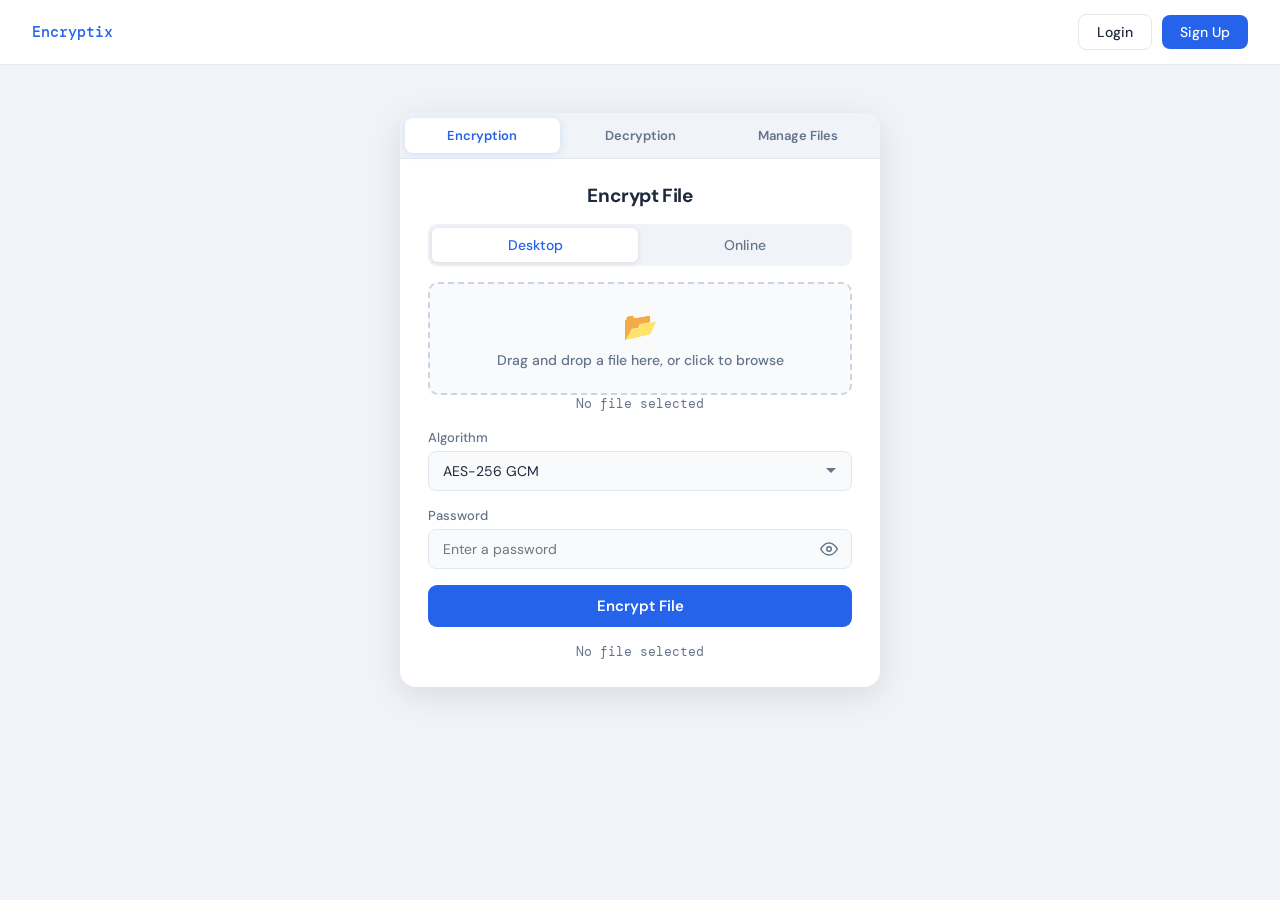
<file: crypto/crypto_client_frontend/index.html>
<!DOCTYPE html>
<html lang="en">
<head>
<meta charset="UTF-8">
<title>Encryptix</title>
<link href="https://fonts.googleapis.com/css2?family=DM+Sans:wght@400;500;600;700&family=DM+Mono:wght@400;500&display=swap" rel="stylesheet">
<style>
  *, *::before, *::after { box-sizing: border-box; margin: 0; padding: 0; }
  :root {
    --bg: #f0f4f8; --card: #fff; --primary: #2563eb; --primary-hover: #1d4ed8;
    --primary-light: #eff6ff; --border: #e2e8f0; --text: #1e293b; --muted: #64748b;
    --success: #16a34a; --danger: #dc2626; --input-bg: #f8fafc;
    --shadow: 0 8px 32px rgba(0,0,0,0.1);
    --dec: #7c3aed; --dec-hover: #6d28d9; --dec-light: #f5f3ff;
    --mgr: #0891b2; --mgr-light: #ecfeff;
  }
  body { font-family: 'DM Sans', sans-serif; background: var(--bg); min-height: 100vh; color: var(--text); }

  .topbar { display: flex; justify-content: space-between; align-items: center; padding: 14px 32px; background: #fff; border-bottom: 1px solid var(--border); position: sticky; top: 0; z-index: 10; }
  .topbar-logo { font-family: 'DM Mono', monospace; font-weight: 500; font-size: 15px; color: var(--primary); }
  .topbar-actions { display: flex; gap: 10px; align-items: center; }

  .btn { padding: 8px 18px; border-radius: 8px; font-family: inherit; font-size: 14px; font-weight: 500; cursor: pointer; transition: all 0.15s; border: none; }
  .btn-ghost { background: transparent; border: 1px solid var(--border); color: var(--text); }
  .btn-ghost:hover { background: var(--bg); }
  .btn-primary { background: var(--primary); color: #fff; }
  .btn-primary:hover { background: var(--primary-hover); }
  .btn-dec { background: var(--dec); color: #fff; }
  .btn-dec:hover { background: var(--dec-hover); }
  .btn-danger { background: var(--danger); color: #fff; }
  .btn-danger:hover { background: #b91c1c; }
  .btn-full { width: 100%; padding: 11px; font-size: 15px; font-weight: 600; border-radius: 9px; }
  .btn:disabled { opacity: 0.5; cursor: not-allowed; }

  .user-chip { display: flex; align-items: center; gap: 8px; padding: 5px 12px 5px 6px; background: var(--primary-light); border-radius: 99px; font-size: 13px; font-weight: 500; color: var(--primary); cursor: pointer; border: 1px solid #bfdbfe; transition: background 0.15s; }
  .user-chip:hover { background: #dbeafe; }
  .avatar { width: 26px; height: 26px; border-radius: 50%; background: var(--primary); color: #fff; display: flex; align-items: center; justify-content: center; font-size: 12px; font-weight: 600; }

  .page { display: flex; justify-content: center; padding: 48px 16px 80px; }
  .card-wrap { width: 100%; max-width: 480px; }
  .card { background: var(--card); border-radius: 16px; box-shadow: var(--shadow); overflow: hidden; }

  /* ── 3-Tab Switcher ── */
  .tab-switcher { display: flex; background: var(--bg); padding: 5px; gap: 3px; border-bottom: 1px solid var(--border); }
  .tab-btn { flex: 1; padding: 9px 4px; border: none; border-radius: 8px; font-family: inherit; font-size: 13px; font-weight: 600; cursor: pointer; transition: all 0.2s; background: transparent; color: var(--muted); white-space: nowrap; }
  .tab-btn.active-enc { background: #fff; color: var(--primary); box-shadow: 0 1px 8px rgba(37,99,235,0.15); }
  .tab-btn.active-dec { background: #fff; color: var(--dec); box-shadow: 0 1px 8px rgba(124,58,237,0.15); }
  .tab-btn.active-mgr { background: #fff; color: var(--mgr); box-shadow: 0 1px 8px rgba(8,145,178,0.15); }

  /* ── Panels ── */
  .panel { display: none; padding: 24px 28px 26px; flex-direction: column; gap: 16px; }
  .panel.active { display: flex; }

  .panel-title { font-size: 19px; font-weight: 700; text-align: center; letter-spacing: -0.4px; }
  .panel-title.dec { color: var(--dec); }
  .panel-title.mgr { color: var(--mgr); }

  /* ── Mode toggle ── */
  .mode-toggle { display: flex; background: var(--bg); border-radius: 9px; padding: 4px; gap: 4px; }
  .mode-toggle button { flex: 1; padding: 8px 0; border: none; border-radius: 6px; font-family: inherit; font-size: 14px; font-weight: 500; cursor: pointer; transition: all 0.18s; background: transparent; color: var(--muted); }
  .mode-toggle button.active { background: #fff; color: var(--primary); box-shadow: 0 1px 6px rgba(0,0,0,0.1); }
  .mode-toggle.dec-mode button.active { color: var(--dec); }

  /* ── Drop zone ── */
  .drop-area { border: 2px dashed #cbd5e1; border-radius: 10px; padding: 24px 20px; text-align: center; cursor: pointer; transition: all 0.2s; background: var(--input-bg); }
  .drop-area input[type="file"] { display: none; }
  .drop-area:hover, .drop-area.dragover { border-color: var(--primary); background: var(--primary-light); }
  .drop-area.dec-drop:hover, .drop-area.dec-drop.dragover { border-color: var(--dec); background: var(--dec-light); }
  .drop-icon { font-size: 28px; margin-bottom: 6px; display: block; }
  .drop-area p { font-size: 14px; color: var(--muted); font-weight: 500; }
  .file-name { font-size: 13px; color: var(--muted); font-family: 'DM Mono', monospace; text-align: center; min-height: 18px; }

  /* ── Fields ── */
  .field { display: flex; flex-direction: column; gap: 5px; }
  label { font-size: 13px; font-weight: 500; color: var(--muted); }
  select, input[type="password"], input[type="text"], input[type="email"] {
    width: 100%; padding: 10px 14px; border: 1px solid var(--border); border-radius: 8px;
    font-family: inherit; font-size: 14px; color: var(--text); background: var(--input-bg);
    outline: none; transition: border-color 0.15s, box-shadow 0.15s; -webkit-appearance: none; appearance: none;
  }
  select { background-image: url("data:image/svg+xml,%3Csvg xmlns='http://www.w3.org/2000/svg' width='12' height='8' viewBox='0 0 12 8'%3E%3Cpath fill='%2364748b' d='M1 1l5 5 5-5'/%3E%3C/svg%3E"); background-repeat: no-repeat; background-position: right 14px center; padding-right: 36px; }
  select:focus, input:focus { border-color: var(--primary); box-shadow: 0 0 0 3px rgba(37,99,235,0.12); }
  .dec-focus:focus { border-color: var(--dec) !important; box-shadow: 0 0 0 3px rgba(124,58,237,0.12) !important; }

  .pass-wrap { position: relative; }
  .pass-wrap input { padding-right: 42px; }
  .pass-toggle { position: absolute; right: 12px; top: 50%; transform: translateY(-50%); background: none; border: none; cursor: pointer; padding: 2px; color: var(--muted); line-height: 1; display: flex; align-items: center; }
  .pass-toggle:hover { color: var(--text); }

  .status-line { text-align: center; font-size: 13px; color: var(--muted); font-family: 'DM Mono', monospace; min-height: 18px; }
  .status-line.ok { color: var(--success); }
  .status-line.err { color: var(--danger); }

  .progress-wrap { display: none; flex-direction: column; gap: 6px; }
  .progress-wrap.visible { display: flex; }
  .progress-label { display: flex; justify-content: space-between; font-size: 12px; color: var(--muted); font-family: 'DM Mono', monospace; }
  .progress-track { width: 100%; height: 6px; background: var(--border); border-radius: 99px; overflow: hidden; }
  .progress-fill { height: 100%; width: 0%; border-radius: 99px; transition: width 0.2s ease; background: linear-gradient(90deg, var(--primary), #60a5fa); }
  .progress-fill.dec-fill { background: linear-gradient(90deg, var(--dec), #a78bfa); }
  .progress-fill.done { background: linear-gradient(90deg, var(--success), #4ade80); }

  .login-wall { display: none; flex-direction: column; align-items: center; gap: 12px; padding: 28px 20px; background: var(--input-bg); border: 1px solid var(--border); border-radius: 12px; text-align: center; }
  .login-wall p { font-size: 13px; color: var(--muted); line-height: 1.5; margin: 0; }
  .login-wall-title { font-size: 15px; font-weight: 600; color: var(--text); }
  .hint-badge { font-size: 12px; color: var(--muted); background: var(--dec-light); border: 1px solid #ddd6fe; border-radius: 7px; padding: 7px 12px; text-align: center; }

  /* ── Online file selector ── */
  .file-select-wrap { position: relative; }
  .file-select-box { width: 100%; padding: 10px 14px; border: 1px solid var(--border); border-radius: 8px; font-family: inherit; font-size: 14px; color: var(--text); background: var(--input-bg); cursor: pointer; display: flex; justify-content: space-between; align-items: center; transition: border-color 0.15s, box-shadow 0.15s; user-select: none; }
  .file-select-box:hover { border-color: #a5b4fc; }
  .file-select-box.open { border-color: var(--dec); box-shadow: 0 0 0 3px rgba(124,58,237,0.12); }
  .file-select-box .placeholder { color: var(--muted); }
  .file-select-chevron { width: 12px; height: 12px; flex-shrink: 0; color: var(--muted); transition: transform 0.2s; }
  .file-select-box.open .file-select-chevron { transform: rotate(180deg); }
  .file-select-dropdown { position: absolute; top: calc(100% + 6px); left: 0; right: 0; background: #fff; border: 1px solid var(--border); border-radius: 10px; box-shadow: 0 8px 24px rgba(0,0,0,0.1); z-index: 50; overflow: hidden; max-height: 220px; overflow-y: auto; }
  .file-select-option { display: flex; align-items: center; padding: 10px 13px; cursor: pointer; transition: background 0.12s; gap: 8px; }
  .file-select-option:hover { background: var(--dec-light); }
  .file-select-option.selected { background: var(--dec-light); }
  .file-select-option-info { min-width: 0; flex: 1; }
  .file-select-option-name { font-size: 13px; font-family: 'DM Mono', monospace; color: var(--text); white-space: nowrap; overflow: hidden; text-overflow: ellipsis; }
  .file-select-option-meta { font-size: 11px; color: var(--muted); margin-top: 2px; }
  .file-select-empty { padding: 14px; font-size: 13px; color: var(--muted); text-align: center; }

  /* ════════ MANAGE FILES PANEL ════════ */
  .mgr-segment { display: flex; background: var(--bg); border-radius: 9px; padding: 4px; gap: 4px; }
  .mgr-segment button { flex: 1; padding: 8px 0; border: none; border-radius: 6px; font-family: inherit; font-size: 13px; font-weight: 600; cursor: pointer; transition: all 0.18s; background: transparent; color: var(--muted); }
  .mgr-segment button.active { background: #fff; color: var(--mgr); box-shadow: 0 1px 6px rgba(0,0,0,0.1); }

  .mgr-section { display: none; flex-direction: column; gap: 8px; }
  .mgr-section.active { display: flex; }

  .mgr-list { display: flex; flex-direction: column; gap: 6px; max-height: 360px; overflow-y: auto; }

  .mgr-row { display: flex; align-items: center; gap: 10px; padding: 10px 12px; background: var(--input-bg); border: 1px solid var(--border); border-radius: 10px; transition: background 0.12s; }
  .mgr-row:hover { background: #f1f5f9; }
  .mgr-row-icon { font-size: 18px; flex-shrink: 0; }
  .mgr-row-info { flex: 1; min-width: 0; }
  .mgr-row-name { font-size: 13px; font-family: 'DM Mono', monospace; color: var(--text); white-space: nowrap; overflow: hidden; text-overflow: ellipsis; font-weight: 500; }
  .mgr-row-meta { font-size: 11px; color: var(--muted); margin-top: 2px; }
  .mgr-row-actions { display: flex; align-items: center; gap: 4px; flex-shrink: 0; }

  .mgr-btn { background: none; border: none; cursor: pointer; border-radius: 6px; padding: 5px 9px; font-size: 12px; font-weight: 600; font-family: inherit; transition: all 0.12s; white-space: nowrap; }
  .mgr-btn-dl  { color: var(--primary); }
  .mgr-btn-dl:hover  { background: var(--primary-light); }
  .mgr-btn-del { color: var(--danger); }
  .mgr-btn-del:hover { background: #fee2e2; }
  .mgr-btn-sep { width: 1px; height: 14px; background: var(--border); display: inline-block; vertical-align: middle; }

  .mgr-empty { display: flex; flex-direction: column; align-items: center; gap: 8px; padding: 32px 20px; color: var(--muted); text-align: center; }
  .mgr-empty-icon { font-size: 32px; opacity: 0.45; }
  .mgr-empty p { font-size: 13px; line-height: 1.5; }

  .mgr-footer { display: flex; align-items: center; justify-content: space-between; padding-top: 6px; border-top: 1px solid var(--border); margin-top: 2px; }
  .mgr-footer-count { font-size: 12px; color: var(--muted); font-family: 'DM Mono', monospace; }
  .mgr-footer-del { font-size: 12px; color: var(--danger); background: none; border: none; cursor: pointer; font-family: inherit; font-weight: 600; padding: 4px 8px; border-radius: 5px; opacity: 0.8; }
  .mgr-footer-del:hover { background: #fee2e2; opacity: 1; }

  /* ── Modals & Overlays ── */
  .overlay-bg { position: fixed; inset: 0; background: rgba(15,23,42,0.4); display: none; justify-content: center; align-items: center; z-index: 100; backdrop-filter: blur(3px); }
  .overlay-bg.visible { display: flex; }

  .modal { background: #fff; border-radius: 16px; padding: 32px 28px 28px; width: 360px; box-shadow: 0 20px 60px rgba(0,0,0,0.18); position: relative; display: flex; flex-direction: column; gap: 16px; animation: popIn 0.25s ease; }
  @keyframes popIn { from { opacity:0; transform:scale(0.95) translateY(8px); } to { opacity:1; transform:scale(1) translateY(0); } }
  .modal h4 { font-size: 18px; font-weight: 700; }
  .modal > p { font-size: 13px; color: var(--muted); margin-top: -8px; }
  .btn-close { position: absolute; top: 14px; right: 16px; background: none; border: none; font-size: 18px; color: var(--muted); cursor: pointer; }
  .btn-close:hover { color: var(--text); }
  .modal-switch { font-size: 13px; text-align: center; color: var(--muted); }
  .modal-switch span { color: var(--primary); cursor: pointer; font-weight: 500; }
  .modal-switch span:hover { text-decoration: underline; }
  .modal-error { font-size: 13px; color: var(--danger); text-align: center; min-height: 16px; }

  .confirm-modal { background: #fff; border-radius: 16px; padding: 28px 24px 24px; width: 330px; box-shadow: 0 20px 60px rgba(0,0,0,0.18); display: flex; flex-direction: column; gap: 14px; animation: popIn 0.22s ease; }
  .confirm-modal-icon { font-size: 36px; text-align: center; }
  .confirm-modal h4 { font-size: 16px; font-weight: 700; text-align: center; }
  .confirm-modal p { font-size: 13px; color: var(--muted); text-align: center; line-height: 1.5; }
  .confirm-modal-actions { display: flex; gap: 8px; }
  .confirm-modal-actions button { flex: 1; }

  .profile-modal { background: #fff; border-radius: 16px; width: 400px; max-height: 80vh; overflow: hidden; box-shadow: 0 20px 60px rgba(0,0,0,0.18); position: relative; animation: popIn 0.25s ease; display: flex; flex-direction: column; }
  .profile-header { background: linear-gradient(135deg, var(--primary) 0%, #1e40af 100%); padding: 28px 28px 20px; display: flex; flex-direction: column; align-items: center; gap: 10px; }
  .profile-avatar { width: 56px; height: 56px; border-radius: 50%; background: rgba(255,255,255,0.25); display: flex; align-items: center; justify-content: center; font-size: 22px; font-weight: 700; color: #fff; border: 2px solid rgba(255,255,255,0.4); }
  .profile-name { font-size: 17px; font-weight: 700; color: #fff; }
  .profile-email { font-size: 13px; color: rgba(255,255,255,0.75); }
  .profile-body { padding: 20px 24px; overflow-y: auto; display: flex; flex-direction: column; gap: 14px; }
  .profile-stat { display: flex; justify-content: space-between; background: var(--input-bg); border: 1px solid var(--border); border-radius: 9px; padding: 12px 14px; }
  .profile-stat-label { font-size: 13px; color: var(--muted); }
  .profile-stat-val { font-size: 13px; font-weight: 600; color: var(--text); font-family: 'DM Mono', monospace; }
  .profile-close { position: absolute; top: 12px; right: 16px; background: rgba(255,255,255,0.2); border: none; border-radius: 6px; padding: 4px 8px; color: #fff; font-size: 16px; cursor: pointer; }

  #toast { position: fixed; bottom: 24px; left: 50%; transform: translateX(-50%) translateY(8px); background: #1e293b; color: #fff; padding: 10px 20px; border-radius: 8px; font-size: 13px; font-weight: 500; opacity: 0; pointer-events: none; transition: all 0.25s; z-index: 999; white-space: nowrap; }
  #toast.show { opacity: 1; transform: translateX(-50%) translateY(0); }
</style>
</head>
<body>

<div class="topbar">
  <span class="topbar-logo">Encryptix</span>
  <div class="topbar-actions" id="topbarActions">
    <button class="btn btn-ghost" onclick="showAuth('login')">Login</button>
    <button class="btn btn-primary" onclick="showAuth('signup')">Sign Up</button>
  </div>
</div>

<div class="page">
  <div class="card-wrap">
    <div class="card">

      <!-- ══ 3-TAB SWITCHER ══ -->
      <div class="tab-switcher">
        <button class="tab-btn active-enc" id="tabEnc" onclick="switchTab('enc')"> Encryption</button>
        <button class="tab-btn" id="tabDec" onclick="switchTab('dec')"> Decryption</button>
        <button class="tab-btn" id="tabMgr" onclick="switchTab('mgr')"> Manage Files</button>
      </div>

      <!-- ════════ PANEL: ENCRYPT ════════ -->
      <div class="panel active" id="panelEnc">
        <h2 class="panel-title">Encrypt File</h2>

        <div class="mode-toggle">
          <button id="encDesktopBtn" class="active" onclick="setMode('enc','desktop')">Desktop</button>
          <button id="encOnlineBtn" onclick="setMode('enc','online')">Online</button>
        </div>

        <div id="encLoginWall" class="login-wall" style="display:none">
          <svg xmlns="http://www.w3.org/2000/svg" width="32" height="32" viewBox="0 0 24 24" fill="none" stroke="currentColor" stroke-width="1.5" stroke-linecap="round" stroke-linejoin="round"><rect x="3" y="11" width="18" height="11" rx="2"/><path d="M7 11V7a5 5 0 0 1 10 0v4"/></svg>
          <span class="login-wall-title">Login required</span>
          <p>Login to save encrypted files to your account and access them in Manage Files.</p>
          <button class="btn btn-primary" onclick="showAuth('login')">Login</button>
          <button class="btn btn-ghost" onclick="showAuth('signup')">Create account</button>
        </div>

        <div id="encMainContent">
          <div class="drop-area" id="encDrop">
            <span class="drop-icon">📂</span>
            <p>Drag and drop a file here, or click to browse</p>
            <input type="file" id="encFileInput">
          </div>
          <p class="file-name" id="encFileName">No file selected</p>
        </div>

        <div id="encFormContent" style="display:flex;flex-direction:column;gap:16px">
          <div class="field">
            <label>Algorithm</label>
            <select id="algorithm">
              <option value="AES-256-GCM">AES-256 GCM</option>
              <option value="AES-128-CTR">AES-128 CTR</option>
              <option value="ChaCha20-Poly1305">ChaCha20-Poly1305</option>
            </select>
          </div>
          <div class="field">
            <label>Password</label>
            <div class="pass-wrap">
              <input type="password" id="encPassword" placeholder="Enter a password">
              <button class="pass-toggle" type="button" onclick="togglePass('encPassword',this)"><svg xmlns="http://www.w3.org/2000/svg" width="18" height="18" viewBox="0 0 24 24" fill="none" stroke="currentColor" stroke-width="2" stroke-linecap="round" stroke-linejoin="round"><path d="M1 12s4-8 11-8 11 8 11 8-4 8-11 8-11-8-11-8z"/><circle cx="12" cy="12" r="3"/></svg></button>
            </div>
          </div>
          <button class="btn btn-primary btn-full" id="encryptBtn" onclick="encryptFile()">Encrypt File</button>
          <div class="progress-wrap" id="encProgressWrap">
            <div class="progress-label"><span id="encProgressLabel">Encrypting...</span><span id="encProgressPct">0%</span></div>
            <div class="progress-track"><div class="progress-fill" id="encProgressFill"></div></div>
          </div>
          <div class="status-line" id="encStatus">No file selected</div>
        </div>
      </div>

      <!-- ════════ PANEL: DECRYPT ════════ -->
      <div class="panel" id="panelDec">
        <h2 class="panel-title dec">Decrypt File</h2>

        <div class="mode-toggle dec-mode">
          <button id="decDesktopBtn" class="active" onclick="setMode('dec','desktop')">Desktop</button>
          <button id="decOnlineBtn" onclick="setMode('dec','online')">Online</button>
        </div>

        <div id="decDesktopPanel">
          <div class="drop-area dec-drop" id="decDrop">
            <span class="drop-icon">📂</span>
            <p>Drag and drop a .enc file here, or click to browse</p>
            <input type="file" id="decFileInput" accept=".enc">
          </div>
          <p class="file-name" id="decFileName">No file selected</p>
          <div class="hint-badge" style="margin-top:8px">Only .enc files encrypted with Encryptix are supported</div>
        </div>

        <div id="decOnlinePanel" style="display:none">
          <div id="decLoginWall" class="login-wall" style="display:none">
            <svg xmlns="http://www.w3.org/2000/svg" width="32" height="32" viewBox="0 0 24 24" fill="none" stroke="currentColor" stroke-width="1.5" stroke-linecap="round" stroke-linejoin="round"><rect x="3" y="11" width="18" height="11" rx="2"/><path d="M7 11V7a5 5 0 0 1 10 0v4"/></svg>
            <span class="login-wall-title">Login required</span>
            <p>Login to decrypt files saved in your account.</p>
            <button class="btn btn-dec" onclick="showAuth('login')">Login</button>
            <button class="btn btn-ghost" onclick="showAuth('signup')">Create account</button>
          </div>
          <div id="decOnlineContent" style="display:none">
            <div class="field">
              <label>Select encrypted file from account</label>
              <div class="file-select-wrap" id="fileSelectWrap">
                <div class="file-select-box" id="fileSelectBox" onclick="toggleFileDropdown(event)">
                  <span id="fileSelectLabel" class="placeholder">Choose a file to decrypt</span>
                  <svg class="file-select-chevron" viewBox="0 0 12 8" fill="none" stroke="currentColor" stroke-width="1.8" stroke-linecap="round"><path d="M1 1l5 5 5-5"/></svg>
                </div>
                <div class="file-select-dropdown" id="fileSelectDropdown" style="display:none"></div>
              </div>
            </div>
          </div>
        </div>

        <div id="decPassField" class="field">
          <label>Password</label>
          <div class="pass-wrap">
            <input type="password" id="decPassword" class="dec-focus" placeholder="Enter the decryption password">
            <button class="pass-toggle" type="button" onclick="togglePass('decPassword',this)"><svg xmlns="http://www.w3.org/2000/svg" width="18" height="18" viewBox="0 0 24 24" fill="none" stroke="currentColor" stroke-width="2" stroke-linecap="round" stroke-linejoin="round"><path d="M1 12s4-8 11-8 11 8 11 8-4 8-11 8-11-8-11-8z"/><circle cx="12" cy="12" r="3"/></svg></button>
          </div>
        </div>

        <button class="btn btn-dec btn-full" id="decryptBtn" onclick="decryptFile()">Decrypt File</button>

        <div class="progress-wrap" id="decProgressWrap">
          <div class="progress-label"><span id="decProgressLabel">Decrypting...</span><span id="decProgressPct">0%</span></div>
          <div class="progress-track"><div class="progress-fill dec-fill" id="decProgressFill"></div></div>
        </div>
        <div class="status-line" id="decStatus">No file selected</div>
      </div>

      <!-- ════════ PANEL: MANAGE FILES ════════ -->
      <div class="panel" id="panelMgr">
        <h2 class="panel-title mgr">Manage Files</h2>

        <!-- Login wall -->
        <div id="mgrLoginWall" class="login-wall">
          <svg xmlns="http://www.w3.org/2000/svg" width="32" height="32" viewBox="0 0 24 24" fill="none" stroke="currentColor" stroke-width="1.5" stroke-linecap="round" stroke-linejoin="round"><rect x="3" y="11" width="18" height="11" rx="2"/><path d="M7 11V7a5 5 0 0 1 10 0v4"/></svg>
          <span class="login-wall-title">Login to manage files</span>
          <p>Your encrypted files and decryption history are tied to your account. Login to view and delete them.</p>
          <button class="btn btn-primary" onclick="showAuth('login')">Login</button>
          <button class="btn btn-ghost" onclick="showAuth('signup')">Create account</button>
        </div>

        <!-- Logged-in content -->
        <div id="mgrContent" style="display:none;flex-direction:column;gap:16px;">

          <div class="mgr-segment">
            <button id="mgrEncBtn" class="active" onclick="switchMgrTab('enc')"> Encrypted Files</button>
            <button id="mgrDecBtn" onclick="switchMgrTab('dec')">Decryption History</button>
            <button id="mgrDeleteBtn" onclick="switchMgrTab('delete')">🗑 Delete Options</button>
          </div>

          <!-- Encrypted files -->
          <div class="mgr-section active" id="mgrEncSection">
            <div class="mgr-list" id="mgrEncList">
              <div class="mgr-empty"><span class="mgr-empty-icon"></span><p>No encrypted files saved yet.<br>Encrypt a file in Online mode to save it here.</p></div>
            </div>
            <div class="mgr-footer" id="mgrEncFooter" style="display:none">
              <span class="mgr-footer-count" id="mgrEncCount"></span>
              <button class="mgr-footer-del" onclick="askDeleteAll('enc')">Delete all</button>
            </div>
          </div>

          <!-- Decryption history -->
          <div class="mgr-section" id="mgrDecSection">
            <div class="mgr-list" id="mgrDecList">
              <div class="mgr-empty"><span class="mgr-empty-icon">🔓</span><p>No decryption history yet.</p></div>
            </div>
            <div class="mgr-footer" id="mgrDecFooter" style="display:none">
              <span class="mgr-footer-count" id="mgrDecCount"></span>
              <button class="mgr-footer-del" onclick="askDeleteAll('dec')">Clear all</button>
            </div>
          </div>

          <!-- Delete options -->
          <div class="mgr-section" id="mgrDeleteSection">
            <div class="mgr-list">
              <div class="mgr-row">
                <span class="mgr-row-icon"></span>
                <div class="mgr-row-info">
                  <div class="mgr-row-name">Delete all encrypted files</div>
                  <div class="mgr-row-meta">Removes all saved encrypted files from your account.</div>
                </div>
                <div class="mgr-row-actions">
                  <button class="mgr-btn mgr-btn-del" onclick="askDeleteAll('enc')">Delete all</button>
                </div>
              </div>
              <div class="mgr-row">
                <span class="mgr-row-icon"></span>
                <div class="mgr-row-info">
                  <div class="mgr-row-name">Clear decryption history</div>
                  <div class="mgr-row-meta">Removes all decryption history entries.</div>
                </div>
                <div class="mgr-row-actions">
                  <button class="mgr-btn mgr-btn-del" onclick="askDeleteAll('dec')">Clear all</button>
                </div>
              </div>
            </div>
          </div>

        </div>
      </div>

    </div><!-- /card -->
  </div>
</div>

<!-- Auth Modal -->
<div class="overlay-bg" id="authOverlay">
  <div class="modal">
    <button class="btn-close" onclick="closeAuth()">&#x2715;</button>
    <h4 id="authTitle">Welcome back</h4>
    <p id="authSub">Login to your account to continue.</p>
    <div class="field" id="nameField" style="display:none">
      <label>Full Name</label>
      <input type="text" id="authName" placeholder="Your name">
    </div>
    <div class="field">
      <label>Email</label>
      <input type="email" id="authEmail" placeholder="you@example.com">
    </div>
    <div class="field">
      <label>Password</label>
      <div class="pass-wrap">
        <input type="password" id="authPass" placeholder="Password (min 6 characters)">
        <button class="pass-toggle" type="button" onclick="togglePass('authPass',this)"><svg xmlns="http://www.w3.org/2000/svg" width="18" height="18" viewBox="0 0 24 24" fill="none" stroke="currentColor" stroke-width="2" stroke-linecap="round" stroke-linejoin="round"><path d="M1 12s4-8 11-8 11 8 11 8-4 8-11 8-11-8-11-8z"/><circle cx="12" cy="12" r="3"/></svg></button>
      </div>
    </div>
    <div class="modal-error" id="authError"></div>
    <button class="btn btn-primary btn-full" onclick="submitAuth()" id="authSubmitBtn">Login</button>
    <div class="modal-switch" id="authSwitch">Don't have an account? <span onclick="switchAuthMode()">Sign Up</span></div>
  </div>
</div>

<!-- Profile Modal -->
<div class="overlay-bg" id="profileOverlay">
  <div class="profile-modal">
    <button class="profile-close" onclick="closeProfile()">&#x2715;</button>
    <div class="profile-header">
      <div class="profile-avatar" id="profileAvatar">U</div>
      <div class="profile-name" id="profileName">User</div>
      <div class="profile-email" id="profileEmailDisp"></div>
    </div>
    <div class="profile-body">
      <div class="profile-stat"><span class="profile-stat-label">Member since</span><span class="profile-stat-val" id="profileSince">—</span></div>
      <div class="profile-stat"><span class="profile-stat-label">Files encrypted</span><span class="profile-stat-val" id="profileEncCount">0</span></div>
      <div class="profile-stat"><span class="profile-stat-label">Files decrypted</span><span class="profile-stat-val" id="profileDecCount">0</span></div>
      <div class="profile-stat"><span class="profile-stat-label">Preferred algorithm</span><span class="profile-stat-val" id="profileAlgo">AES-256-GCM</span></div>
      <button class="btn btn-danger btn-full" onclick="logout()" style="margin-top:6px">Logout</button>
    </div>
  </div>
</div>

<!-- Confirm Delete Modal -->
<div class="overlay-bg" id="confirmOverlay">
  <div class="confirm-modal">
    <div class="confirm-modal-icon">🗑️</div>
    <h4 id="confirmTitle">Delete file?</h4>
    <p id="confirmDesc">This action cannot be undone.</p>
    <div class="confirm-modal-actions">
      <button class="btn btn-ghost" onclick="closeConfirm()">Cancel</button>
      <button class="btn btn-danger" id="confirmOkBtn" onclick="runConfirm()">Delete</button>
    </div>
  </div>
</div>

<div id="toast"></div>

<script>
/* ─── DB ─── */
const DB = { users:{}, sessions:{} };
function hashPass(p){let h=5381;for(let i=0;i<p.length;i++)h=((h<<5)+h)^p.charCodeAt(i);return(h>>>0).toString(36);}
function genId(){return Date.now().toString(36)+Math.random().toString(36).slice(2);}
let session=null;
function currentUser(){return session?DB.users[session.email]:null;}
const encryptedBlobs={};

/* ─── Tabs ─── */
let activeTab='enc';
function switchTab(tab){
  activeTab=tab;
  ['enc','dec','mgr'].forEach(t=>{
    const panel=document.getElementById('panel'+cap(t));
    panel.classList.toggle('active',t===tab);
    const btn=document.getElementById('tab'+cap(t));
    btn.className='tab-btn'+(t===tab?' active-'+t:'');
  });
  if(tab==='mgr')renderMgrTab();
}

/* ─── Manage sub-tabs ─── */
let mgrTab='enc';
function switchMgrTab(t){
  mgrTab=t;
  document.getElementById('mgrEncBtn').classList.toggle('active',t==='enc');
  document.getElementById('mgrDecBtn').classList.toggle('active',t==='dec');
  document.getElementById('mgrDeleteBtn').classList.toggle('active',t==='delete');
  document.getElementById('mgrEncSection').classList.toggle('active',t==='enc');
  document.getElementById('mgrDecSection').classList.toggle('active',t==='dec');
  document.getElementById('mgrDeleteSection').classList.toggle('active',t==='delete');
}

function renderMgrTab(){
  const u=currentUser();
  document.getElementById('mgrLoginWall').style.display=u?'none':'flex';
  const mc=document.getElementById('mgrContent');
  mc.style.display=u?'flex':'none';
  if(!u)return;
  renderMgrList('enc');
  renderMgrList('dec');
}

function renderMgrList(side){
  const u=currentUser();if(!u)return;
  const hist=side==='enc'?u.encHistory:u.decHistory;
  const listEl=document.getElementById('mgr'+cap(side)+'List');
  const foot=document.getElementById('mgr'+cap(side)+'Footer');
  const countEl=document.getElementById('mgr'+cap(side)+'Count');
  foot.style.display=hist.length?'flex':'none';
  if(countEl)countEl.textContent=hist.length+' file'+(hist.length!==1?'s':'');
  if(!hist.length){
    listEl.innerHTML=side==='enc'
      ?'<div class="mgr-empty"><span class="mgr-empty-icon"></span><p>No encrypted files saved yet.<br>Encrypt a file in Online mode first.</p></div>'
      :'<div class="mgr-empty"><span class="mgr-empty-icon"></span><p>No decryption history yet.</p></div>';
    return;
  }
  listEl.innerHTML=hist.map(h=>{
    const name=h.origName||h.name;
    const meta=side==='enc'
      ?h.algo+' · '+h.size+' · '+h.date
      :'From: '+(h.encName||h.name)+' · '+h.size+' · '+h.date;
    const icon=side==='enc'?'':'';
    const dlBtn=side==='enc'
      ?'<button class="mgr-btn mgr-btn-dl" onclick="triggerDownload(encryptedBlobs,\''+h.id+'\')">↓ Download</button><span class="mgr-btn-sep"></span>':'' ;
    return '<div class="mgr-row">'+
      '<span class="mgr-row-icon">'+icon+'</span>'+
      '<div class="mgr-row-info">'+
        '<div class="mgr-row-name" title="'+esc(name)+'">'+esc(name)+'</div>'+
        '<div class="mgr-row-meta">'+meta+'</div>'+
      '</div>'+
      '<div class="mgr-row-actions">'+dlBtn+
        '<button class="mgr-btn mgr-btn-del" onclick="askDelete(\''+side+'\',\''+h.id+'\',\''+escQ(name)+'\')">🗑 Delete</button>'+
      '</div></div>';
  }).join('');
}

function cap(s){return s.charAt(0).toUpperCase()+s.slice(1);}
function esc(s){return s.replace(/&/g,'&amp;').replace(/</g,'&lt;').replace(/>/g,'&gt;').replace(/"/g,'&quot;');}
function escQ(s){return s.replace(/\\/g,'\\\\').replace(/'/g,"\\'");}

/* ─── Confirm delete ─── */
let pendingAction=null;
function askDelete(side,id,name){
  pendingAction=()=>deleteItem(side,id);
  document.getElementById('confirmTitle').textContent='Delete "'+name+'"?';
  document.getElementById('confirmDesc').textContent=side==='enc'
    ?'The encrypted file will be removed from your account permanently.'
    :'This history entry will be removed.';
  document.getElementById('confirmOkBtn').textContent='Delete';
  document.getElementById('confirmOverlay').classList.add('visible');
}
function askDeleteAll(side){
  pendingAction=()=>deleteAll(side);
  document.getElementById('confirmTitle').textContent=side==='enc'?'Delete all encrypted files?':'Clear all decryption history?';
  document.getElementById('confirmDesc').textContent='This cannot be undone.';
  document.getElementById('confirmOkBtn').textContent=side==='enc'?'Delete All':'Clear All';
  document.getElementById('confirmOverlay').classList.add('visible');
}
function closeConfirm(){pendingAction=null;document.getElementById('confirmOverlay').classList.remove('visible');}
function runConfirm(){if(pendingAction)pendingAction();closeConfirm();}

function deleteItem(side,id){
  const u=currentUser();if(!u)return;
  if(side==='enc'){
    u.encHistory=u.encHistory.filter(h=>h.id!==id);
    delete encryptedBlobs[id];
    if(selectedOnlineEncId===id){selectedOnlineEncId=null;resetFileSelectBox();hideOnlineDecControls();}
    renderFileSelectDropdown();
  } else {
    u.decHistory=u.decHistory.filter(h=>h.id!==id);
  }
  renderMgrList(side);
  toast('Entry deleted.');
}

function deleteAll(side){
  const u=currentUser();if(!u)return;
  if(side==='enc'){
    u.encHistory.forEach(h=>{delete encryptedBlobs[h.id];});
    u.encHistory=[];
    selectedOnlineEncId=null;resetFileSelectBox();hideOnlineDecControls();
    renderFileSelectDropdown();
  } else {
    u.decHistory=[];
  }
  renderMgrList(side);
  toast(side==='enc'?'All encrypted files deleted.':'History cleared.');
}

/* ─── Auth ─── */
let authMode='login';
function showAuth(mode){
  authMode=mode;
  ['authError','authName','authEmail','authPass'].forEach(id=>{const el=document.getElementById(id);if(el.tagName==='INPUT')el.value='';else el.textContent='';});
  const s=mode==='signup';
  document.getElementById('authTitle').textContent=s?'Create account':'Welcome back';
  document.getElementById('authSub').textContent=s?'Sign up to save your history.':'Login to your account to continue.';
  document.getElementById('nameField').style.display=s?'flex':'none';
  document.getElementById('authSubmitBtn').textContent=s?'Sign Up':'Login';
  document.getElementById('authSwitch').innerHTML=s
    ?'Already have an account? <span onclick="switchAuthMode()">Login</span>'
    :"Don't have an account? <span onclick=\"switchAuthMode()\">Sign Up</span>";
  document.getElementById('authOverlay').classList.add('visible');
  setTimeout(()=>document.getElementById('authEmail').focus(),50);
}
function switchAuthMode(){showAuth(authMode==='login'?'signup':'login');}
function closeAuth(){document.getElementById('authOverlay').classList.remove('visible');}

function submitAuth(){
  const email=document.getElementById('authEmail').value.trim().toLowerCase();
  const pass=document.getElementById('authPass').value;
  const name=document.getElementById('authName').value.trim();
  const errEl=document.getElementById('authError');
  errEl.textContent='';
  if(!email||!pass){errEl.textContent='Please fill in all fields.';return;}
  if(!/^[^\s@]+@[^\s@]+\.[^\s@]+$/.test(email)){errEl.textContent='Enter a valid email address.';return;}
  if(pass.length<6){errEl.textContent='Password must be at least 6 characters.';return;}
  const hash=hashPass(pass);
  if(authMode==='signup'){
    if(!name){errEl.textContent='Please enter your name.';return;}
    if(DB.users[email]){errEl.textContent='Account already exists. Please login.';return;}
    DB.users[email]={name,passwordHash:hash,
      createdAt:new Date().toLocaleDateString('en-GB',{day:'numeric',month:'short',year:'numeric'}),
      encHistory:[],decHistory:[]};
    toast('Welcome, '+name+'!');
  } else {
    const u=DB.users[email];
    if(!u){errEl.textContent='No account found. Please sign up first.';return;}
    if(u.passwordHash!==hash){errEl.textContent='Incorrect password.';return;}
    toast('Welcome back, '+u.name+'!');
  }
  const sid=genId();DB.sessions[sid]=email;session={sid,email};
  closeAuth();onLogin();
}

function logout(){
  if(session)delete DB.sessions[session.sid];
  session=null;closeProfile();onLogout();toast('Logged out.');
}

function onLogin(){
  const u=currentUser();
  const init=u.name.charAt(0).toUpperCase();
  document.getElementById('topbarActions').innerHTML=
    '<div class="user-chip" onclick="openProfile()"><div class="avatar">'+init+'</div>'+u.name.split(' ')[0]+'</div>';
  if(document.getElementById('encOnlineBtn').classList.contains('active')){
    document.getElementById('encLoginWall').style.display='none';
    document.getElementById('encMainContent').style.display='block';
    document.getElementById('encFormContent').style.display='flex';
  }
  if(document.getElementById('decOnlineBtn').classList.contains('active')){
    document.getElementById('decLoginWall').style.display='none';
    document.getElementById('decOnlineContent').style.display='block';
    renderFileSelectDropdown();
  }
  if(activeTab==='mgr')renderMgrTab();
}

function onLogout(){
  document.getElementById('topbarActions').innerHTML=
    '<button class="btn btn-ghost" onclick="showAuth(\'login\')">Login</button>'+
    '<button class="btn btn-primary" onclick="showAuth(\'signup\')">Sign Up</button>';
  if(document.getElementById('encOnlineBtn').classList.contains('active')){
    document.getElementById('encLoginWall').style.display='flex';
    document.getElementById('encMainContent').style.display='none';
    document.getElementById('encFormContent').style.display='none';
  }
  if(document.getElementById('decOnlineBtn').classList.contains('active')){
    document.getElementById('decLoginWall').style.display='flex';
    document.getElementById('decOnlineContent').style.display='none';
    hideOnlineDecControls();
  }
  if(activeTab==='mgr')renderMgrTab();
}

function openProfile(){
  const u=currentUser();if(!u)return;
  document.getElementById('profileAvatar').textContent=u.name.charAt(0).toUpperCase();
  document.getElementById('profileName').textContent=u.name;
  document.getElementById('profileEmailDisp').textContent=session.email;
  document.getElementById('profileSince').textContent=u.createdAt;
  document.getElementById('profileEncCount').textContent=u.encHistory.length;
  document.getElementById('profileDecCount').textContent=u.decHistory.length;
  const ac={};u.encHistory.forEach(h=>{ac[h.algo]=(ac[h.algo]||0)+1;});
  const top=Object.entries(ac).sort((a,b)=>b[1]-a[1])[0];
  document.getElementById('profileAlgo').textContent=top?top[0]:'AES-256-GCM';
  document.getElementById('profileOverlay').classList.add('visible');
}
function closeProfile(){document.getElementById('profileOverlay').classList.remove('visible');}

/* ─── Mode toggle ─── */
function setMode(side,mode){
  document.getElementById(side+'DesktopBtn').classList.toggle('active',mode==='desktop');
  document.getElementById(side+'OnlineBtn').classList.toggle('active',mode==='online');
  if(side==='enc'){
    const li=!!currentUser();
    if(mode==='online'){
      document.getElementById('encLoginWall').style.display=li?'none':'flex';
      document.getElementById('encMainContent').style.display=li?'block':'none';
      document.getElementById('encFormContent').style.display=li?'flex':'none';
    } else {
      document.getElementById('encLoginWall').style.display='none';
      document.getElementById('encMainContent').style.display='block';
      document.getElementById('encFormContent').style.display='flex';
    }
  } else {
    document.getElementById('decDesktopPanel').style.display=mode==='desktop'?'block':'none';
    document.getElementById('decOnlinePanel').style.display=mode==='online'?'block':'none';
    const li=!!currentUser();
    if(mode==='online'){
      document.getElementById('decLoginWall').style.display=li?'none':'flex';
      document.getElementById('decOnlineContent').style.display=li?'block':'none';
      if(!li){hideOnlineDecControls();setStatus('dec','','');}
      else{selectedOnlineEncId=null;closeFileDropdown();resetFileSelectBox();hideOnlineDecControls();setStatus('dec','','');renderFileSelectDropdown();}
    } else {
      selectedOnlineEncId=null;closeFileDropdown();
      showDesktopDecControls();setStatus('dec','No file selected','');
    }
  }
}

function showDesktopDecControls(){document.getElementById('decPassField').style.display='flex';document.getElementById('decryptBtn').style.display='block';}
function hideOnlineDecControls(){document.getElementById('decPassField').style.display='none';document.getElementById('decryptBtn').style.display='none';document.getElementById('decPassword').value='';}
function showOnlineDecControls(){document.getElementById('decPassField').style.display='flex';document.getElementById('decryptBtn').style.display='block';}

/* ─── Online file selector ─── */
let selectedOnlineEncId=null,fileDropdownOpen=false;
function toggleFileDropdown(e){if(e)e.stopPropagation();fileDropdownOpen?closeFileDropdown():openFileDropdown();}
function openFileDropdown(){renderFileSelectDropdown();document.getElementById('fileSelectDropdown').style.display='block';document.getElementById('fileSelectBox').classList.add('open');fileDropdownOpen=true;}
function closeFileDropdown(){const dd=document.getElementById('fileSelectDropdown');if(dd)dd.style.display='none';const box=document.getElementById('fileSelectBox');if(box)box.classList.remove('open');fileDropdownOpen=false;}
function resetFileSelectBox(){const l=document.getElementById('fileSelectLabel');if(l){l.textContent='Choose a file to decrypt';l.classList.add('placeholder');}}
function renderFileSelectDropdown(){
  const dd=document.getElementById('fileSelectDropdown');if(!dd)return;
  const u=currentUser();
  if(!u||!u.encHistory.length){dd.innerHTML='<p class="file-select-empty">No encrypted files yet. Encrypt a file in Online mode first.</p>';return;}
  dd.innerHTML=u.encHistory.map(h=>
    '<div class="file-select-option '+(selectedOnlineEncId===h.id?'selected':'')+'" onclick="selectOnlineFile(event,\''+h.id+'\')">'+
    '<div class="file-select-option-info">'+
      '<div class="file-select-option-name" title="'+esc(h.origName)+'">'+esc(h.origName)+'</div>'+
      '<div class="file-select-option-meta">'+h.algo+' · '+h.size+' · '+h.date+'</div>'+
    '</div></div>'
  ).join('');
}
function selectOnlineFile(e,id){
  if(e)e.stopPropagation();
  selectedOnlineEncId=id;
  const u=currentUser();const entry=u?u.encHistory.find(h=>h.id===id):null;
  if(entry){const l=document.getElementById('fileSelectLabel');l.textContent=entry.origName;l.classList.remove('placeholder');}
  closeFileDropdown();showOnlineDecControls();setStatus('dec','','');
  document.getElementById('decPassword').focus();
}
document.addEventListener('click',e=>{
  if(!fileDropdownOpen)return;
  const wrap=document.getElementById('fileSelectWrap');
  if(wrap&&!wrap.contains(e.target))closeFileDropdown();
});

/* ─── Drop zones ─── */
let encFile=null,decFile=null;
function wireDropZone(dropId,inputId,cb){
  const drop=document.getElementById(dropId),input=document.getElementById(inputId);
  drop.addEventListener('click',e=>{e.stopPropagation();input.click();});
  input.addEventListener('change',()=>{if(input.files[0])cb(input.files[0]);});
  drop.addEventListener('dragover',e=>{e.preventDefault();drop.classList.add('dragover');});
  drop.addEventListener('dragleave',()=>drop.classList.remove('dragover'));
  drop.addEventListener('drop',e=>{e.preventDefault();drop.classList.remove('dragover');if(e.dataTransfer.files[0])cb(e.dataTransfer.files[0]);});
}
wireDropZone('encDrop','encFileInput',f=>{encFile=f;document.getElementById('encFileName').textContent=f.name+' ('+fmtSize(f.size)+')';setStatus('enc','File ready','');});
wireDropZone('decDrop','decFileInput',f=>{decFile=f;document.getElementById('decFileName').textContent=f.name+' ('+fmtSize(f.size)+')';setStatus('dec','File ready','');});

function fmtSize(b){if(b<1024)return b+' B';if(b<1048576)return(b/1024).toFixed(1)+' KB';return(b/1048576).toFixed(1)+' MB';}
function fmtDate(){return new Date().toLocaleString('en-GB',{day:'numeric',month:'short',hour:'2-digit',minute:'2-digit'});}

/* ─── Password toggle ─── */
const EYE_OPEN='<svg xmlns="http://www.w3.org/2000/svg" width="18" height="18" viewBox="0 0 24 24" fill="none" stroke="currentColor" stroke-width="2" stroke-linecap="round" stroke-linejoin="round"><path d="M1 12s4-8 11-8 11 8 11 8-4 8-11 8-11-8-11-8z"/><circle cx="12" cy="12" r="3"/></svg>';
const EYE_SHUT='<svg xmlns="http://www.w3.org/2000/svg" width="18" height="18" viewBox="0 0 24 24" fill="none" stroke="currentColor" stroke-width="2" stroke-linecap="round" stroke-linejoin="round"><path d="M17.94 17.94A10.07 10.07 0 0 1 12 20c-7 0-11-8-11-8a18.45 18.45 0 0 1 5.06-5.94"/><path d="M9.9 4.24A9.12 9.12 0 0 1 12 4c7 0 11 8 11 8a18.5 18.5 0 0 1-2.16 3.19"/><line x1="1" y1="1" x2="23" y2="23"/></svg>';
function togglePass(id,btn){const inp=document.getElementById(id);const show=inp.type==='password';inp.type=show?'text':'password';btn.innerHTML=show?EYE_SHUT:EYE_OPEN;}

/* ─── Progress ─── */
function showProgress(side,label){const w=document.getElementById(side+'ProgressWrap'),f=document.getElementById(side+'ProgressFill');w.classList.add('visible');document.getElementById(side+'ProgressLabel').textContent=label;document.getElementById(side+'ProgressPct').textContent='0%';f.style.width='0%';f.classList.remove('done');}
function setProgress(side,pct){document.getElementById(side+'ProgressFill').style.width=pct+'%';document.getElementById(side+'ProgressPct').textContent=pct+'%';}
function finishProgress(side,label){const f=document.getElementById(side+'ProgressFill');f.classList.add('done');f.style.width='100%';document.getElementById(side+'ProgressPct').textContent='100%';document.getElementById(side+'ProgressLabel').textContent=label;setTimeout(()=>{document.getElementById(side+'ProgressWrap').classList.remove('visible');f.classList.remove('done');f.style.width='0%';},1800);}

/* ─── Encrypt ─── */
async function encryptFile(){
  if(!encFile){setStatus('enc','Please select a file first.','err');return;}
  const pass=document.getElementById('encPassword').value;
  if(!pass){setStatus('enc','Please enter a password.','err');return;}
  const algo=document.getElementById('algorithm').value;
  const btn=document.getElementById('encryptBtn');
  const isOnline=document.getElementById('encOnlineBtn').classList.contains('active');
  btn.disabled=true;setStatus('enc','','');showProgress('enc','Reading file...');setProgress('enc',10);
  try{
    const buf=await encFile.arrayBuffer();setProgress('enc',30);
    const km=await crypto.subtle.importKey('raw',new TextEncoder().encode(pass),'PBKDF2',false,['deriveKey']);setProgress('enc',50);
    const salt=crypto.getRandomValues(new Uint8Array(16));
    const iv=crypto.getRandomValues(new Uint8Array(12));
    const keyLen=algo==='AES-128-CTR'?128:256;
    const key=await crypto.subtle.deriveKey({name:'PBKDF2',salt,iterations:100000,hash:'SHA-256'},km,{name:'AES-GCM',length:keyLen},false,['encrypt']);setProgress('enc',70);
    const cipher=await crypto.subtle.encrypt({name:'AES-GCM',iv},key,buf);setProgress('enc',90);
    const out=new Uint8Array(1+16+12+cipher.byteLength);
    out[0]=keyLen===256?1:0;out.set(salt,1);out.set(iv,17);out.set(new Uint8Array(cipher),29);
    const blob=new Blob([out],{type:'application/octet-stream'});
    const encName=encFile.name+'.enc';
    const id=genId();
    encryptedBlobs[id]={blob,name:encName};
    const u=currentUser();
    if(u){
      u.encHistory.unshift({id,name:encName,origName:encFile.name,algo,size:fmtSize(blob.size),date:fmtDate()});
      if(activeTab==='mgr')renderMgrList('enc');
      renderFileSelectDropdown();
    }
    if(isOnline){setStatus('enc','Saved to account: '+encName,'ok');}
    else{triggerDownload(encryptedBlobs,id);setStatus('enc','Encrypted & downloaded: '+encName,'ok');}
    finishProgress('enc','Done');toast('File encrypted successfully.');
  }catch(e){
    document.getElementById('encProgressWrap').classList.remove('visible');
    setStatus('enc','Encryption failed. Please try again.','err');console.error(e);
  }
  btn.disabled=false;
}

/* ─── Decrypt ─── */
async function decryptFile(){
  const isOnline=document.getElementById('decOnlineBtn').classList.contains('active');
  const pass=document.getElementById('decPassword').value;
  if(!pass){setStatus('dec','Please enter the password.','err');return;}
  let sourceBlob,sourceName;
  if(isOnline){
    if(!selectedOnlineEncId){setStatus('dec','Please select a file to decrypt.','err');return;}
    const stored=encryptedBlobs[selectedOnlineEncId];
    if(!stored){setStatus('dec','File data not found. Please re-encrypt in this session.','err');return;}
    sourceBlob=stored.blob;sourceName=stored.name;
  }else{
    if(!decFile){setStatus('dec','Please select a .enc file first.','err');return;}
    if(!decFile.name.endsWith('.enc')){setStatus('dec','File must be a .enc file encrypted by Encryptix.','err');return;}
    sourceBlob=decFile;sourceName=decFile.name;
  }
  const btn=document.getElementById('decryptBtn');
  btn.disabled=true;setStatus('dec','','');showProgress('dec','Reading file...');setProgress('dec',10);
  try{
    const buf=await sourceBlob.arrayBuffer();
    const data=new Uint8Array(buf);setProgress('dec',30);
    if(data.length<30)throw new Error('Invalid file');
    const keyLen=data[0]===1?256:128;
    const salt=data.slice(1,17),iv=data.slice(17,29),cipher=data.slice(29);
    const km=await crypto.subtle.importKey('raw',new TextEncoder().encode(pass),'PBKDF2',false,['deriveKey']);setProgress('dec',55);
    const key=await crypto.subtle.deriveKey({name:'PBKDF2',salt,iterations:100000,hash:'SHA-256'},km,{name:'AES-GCM',length:keyLen},false,['decrypt']);setProgress('dec',75);
    const plain=await crypto.subtle.decrypt({name:'AES-GCM',iv},key,cipher);setProgress('dec',90);
    const origName=sourceName.replace(/\.enc$/,'');
    const blob=new Blob([plain],{type:'application/octet-stream'});
    const id=genId();
    triggerDownload({[id]:{blob,name:origName}},id);
    const u=currentUser();
    if(u){
      u.decHistory.unshift({id,origName,encName:sourceName,size:fmtSize(blob.size),date:fmtDate()});
      if(activeTab==='mgr')renderMgrList('dec');
    }
    finishProgress('dec','Done');setStatus('dec','Decrypted & downloaded: '+origName,'ok');toast('File decrypted successfully.');
  }catch(e){
    document.getElementById('decProgressWrap').classList.remove('visible');
    setStatus('dec',e.name==='OperationError'?'Wrong password or corrupted file.':'Decryption failed. Is this a valid .enc file?','err');
    console.error(e);
  }
  btn.disabled=false;
}

/* ─── Download ─── */
function triggerDownload(store,id){const item=store[id];if(!item){toast('File no longer available.');return;}const url=URL.createObjectURL(item.blob);const a=Object.assign(document.createElement('a'),{href:url,download:item.name});document.body.appendChild(a);a.click();document.body.removeChild(a);setTimeout(()=>URL.revokeObjectURL(url),3000);}

/* ─── Status / Toast ─── */
function setStatus(side,msg,cls){const el=document.getElementById(side+'Status');if(!el)return;el.textContent=msg;el.className='status-line '+cls;}
function toast(msg){const t=document.getElementById('toast');t.textContent=msg;t.classList.add('show');clearTimeout(t._t);t._t=setTimeout(()=>t.classList.remove('show'),3200);}

/* ─── Overlay close ─── */
document.getElementById('authOverlay').addEventListener('click',e=>{if(e.target.id==='authOverlay')closeAuth();});
document.getElementById('profileOverlay').addEventListener('click',e=>{if(e.target.id==='profileOverlay')closeProfile();});
document.getElementById('confirmOverlay').addEventListener('click',e=>{if(e.target.id==='confirmOverlay')closeConfirm();});
['authName','authEmail','authPass'].forEach(id=>{document.getElementById(id).addEventListener('keydown',e=>{if(e.key==='Enter')submitAuth();});});
</script>
</body>
</html>
</file>
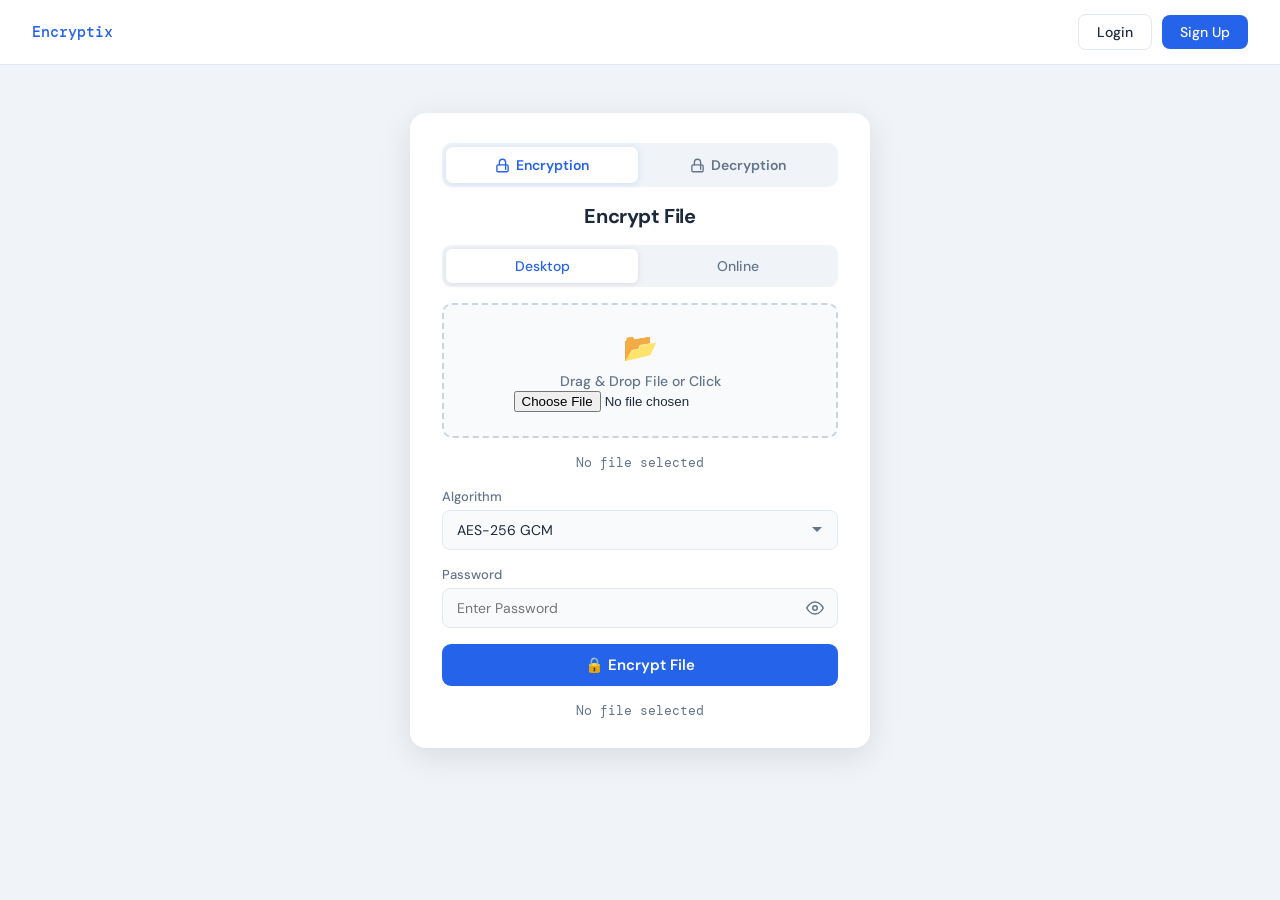
<file: Encryptix.html>
<!DOCTYPE html>
<html lang="en">
<head>
<meta charset="UTF-8">
<title>Encryptix</title>
<link href="https://fonts.googleapis.com/css2?family=DM+Sans:wght@400;500;600;700&family=DM+Mono:wght@400;500&display=swap" rel="stylesheet">
<style>
  *, *::before, *::after { box-sizing: border-box; margin: 0; padding: 0; }
  :root {
    --bg: #f0f4f8; --card: #fff; --primary: #2563eb; --primary-hover: #1d4ed8;
    --primary-light: #eff6ff; --border: #e2e8f0; --text: #1e293b; --muted: #64748b;
    --success: #16a34a; --danger: #dc2626; --input-bg: #f8fafc;
    --shadow: 0 8px 32px rgba(0,0,0,0.1);
    --dec: #7c3aed; --dec-hover: #6d28d9; --dec-light: #f5f3ff;
  }
  body { font-family: 'DM Sans', sans-serif; background: var(--bg); min-height: 100vh; color: var(--text); }

  .topbar { display: flex; justify-content: space-between; align-items: center; padding: 14px 32px; background: #fff; border-bottom: 1px solid var(--border); position: sticky; top: 0; z-index: 10; }
  .topbar-logo { font-family: 'DM Mono', monospace; font-weight: 500; font-size: 15px; color: var(--primary); }
  .topbar-actions { display: flex; gap: 10px; align-items: center; }

  .btn { padding: 8px 18px; border-radius: 8px; font-family: inherit; font-size: 14px; font-weight: 500; cursor: pointer; transition: all 0.15s; border: none; }
  .btn-ghost { background: transparent; border: 1px solid var(--border); color: var(--text); }
  .btn-ghost:hover { background: var(--bg); }
  .btn-primary { background: var(--primary); color: #fff; }
  .btn-primary:hover { background: var(--primary-hover); }
  .btn-dec { background: var(--dec); color: #fff; }
  .btn-dec:hover { background: var(--dec-hover); }
  .btn-danger { background: var(--danger); color: #fff; }
  .btn-danger:hover { background: #b91c1c; }
  .btn-full { width: 100%; padding: 11px; font-size: 15px; font-weight: 600; border-radius: 9px; }
  .btn:disabled { opacity: 0.5; cursor: not-allowed; }

  .user-chip { display: flex; align-items: center; gap: 8px; padding: 5px 12px 5px 6px; background: var(--primary-light); border-radius: 99px; font-size: 13px; font-weight: 500; color: var(--primary); cursor: pointer; border: 1px solid #bfdbfe; transition: background 0.15s; }
  .user-chip:hover { background: #dbeafe; }
  .avatar { width: 26px; height: 26px; border-radius: 50%; background: var(--primary); color: #fff; display: flex; align-items: center; justify-content: center; font-size: 12px; font-weight: 600; }

  .page { display: flex; justify-content: center; padding: 48px 16px 80px; }

  .flip-scene { width: 100%; max-width: 460px; perspective: 1200px; }
  .flip-card { width: 100%; position: relative; transform-style: preserve-3d; transition: transform 0.65s cubic-bezier(0.45, 0.05, 0.55, 0.95); }
  .flip-card.flipped { transform: rotateY(180deg); }

  .card-face { width: 100%; background: var(--card); border-radius: 16px; box-shadow: var(--shadow); padding: 30px 32px 28px; display: flex; flex-direction: column; gap: 16px; backface-visibility: hidden; -webkit-backface-visibility: hidden; }
  .card-front { position: relative; }
  .card-back { position: absolute; top: 0; left: 0; transform: rotateY(180deg); }

  .tab-switcher { display: flex; background: var(--bg); border-radius: 10px; padding: 4px; gap: 4px; }
  .tab-btn { flex: 1; padding: 9px 0; border: none; border-radius: 7px; font-family: inherit; font-size: 14px; font-weight: 600; cursor: pointer; transition: all 0.2s; background: transparent; color: var(--muted); display: flex; align-items: center; justify-content: center; gap: 6px; }
  .tab-btn.enc-active { background: #fff; color: var(--primary); box-shadow: 0 1px 8px rgba(37,99,235,0.15); }
  .tab-btn.dec-active { background: #fff; color: var(--dec); box-shadow: 0 1px 8px rgba(124,58,237,0.15); }
  .lock-icon { width: 15px; height: 15px; flex-shrink: 0; overflow: visible; }

  .card-title { font-size: 20px; font-weight: 700; text-align: center; letter-spacing: -0.4px; }
  .card-title.dec { color: var(--dec); }

  .mode-toggle { display: flex; background: var(--bg); border-radius: 9px; padding: 4px; gap: 4px; }
  .mode-toggle button { flex: 1; padding: 8px 0; border: none; border-radius: 6px; font-family: inherit; font-size: 14px; font-weight: 500; cursor: pointer; transition: all 0.18s; background: transparent; color: var(--muted); }
  .mode-toggle button.active { background: #fff; color: var(--primary); box-shadow: 0 1px 6px rgba(0,0,0,0.1); }
  .mode-toggle.dec-mode button.active { color: var(--dec); }

  .drop-area { border: 2px dashed #cbd5e1; border-radius: 10px; padding: 24px 20px; text-align: center; cursor: pointer; transition: all 0.2s; background: var(--input-bg); }
  .drop-area:hover, .drop-area.dragover { border-color: var(--primary); background: var(--primary-light); }
  .drop-area.dec-drop:hover, .drop-area.dec-drop.dragover { border-color: var(--dec); background: var(--dec-light); }
  .drop-icon { font-size: 28px; margin-bottom: 6px; display: block; }
  .drop-area p { font-size: 14px; color: var(--muted); font-weight: 500; }
  .file-name { font-size: 13px; color: var(--muted); font-family: 'DM Mono', monospace; text-align: center; min-height: 18px; }

  .field { display: flex; flex-direction: column; gap: 5px; }
  label { font-size: 13px; font-weight: 500; color: var(--muted); }
  select, input[type="password"], input[type="text"], input[type="email"] { width: 100%; padding: 10px 14px; border: 1px solid var(--border); border-radius: 8px; font-family: inherit; font-size: 14px; color: var(--text); background: var(--input-bg); outline: none; transition: border-color 0.15s, box-shadow 0.15s; -webkit-appearance: none; appearance: none; }
  select { background-image: url("data:image/svg+xml,%3Csvg xmlns='http://www.w3.org/2000/svg' width='12' height='8' viewBox='0 0 12 8'%3E%3Cpath fill='%2364748b' d='M1 1l5 5 5-5'/%3E%3C/svg%3E"); background-repeat: no-repeat; background-position: right 14px center; padding-right: 36px; }
  select:focus, input:focus { border-color: var(--primary); box-shadow: 0 0 0 3px rgba(37,99,235,0.12); }
  .dec-focus:focus { border-color: var(--dec) !important; box-shadow: 0 0 0 3px rgba(124,58,237,0.12) !important; }

  .status-line { text-align: center; font-size: 13px; color: var(--muted); font-family: 'DM Mono', monospace; min-height: 18px; }
  .status-line.ok { color: var(--success); }
  .status-line.err { color: var(--danger); }

  .history-box { display: none; flex-direction: column; gap: 10px; }
  .history-header { display: flex; justify-content: space-between; align-items: center; }
  .history-header b { font-size: 13px; font-weight: 600; color: var(--muted); text-transform: uppercase; letter-spacing: 0.5px; }
  .history-list { display: flex; flex-direction: column; gap: 6px; }
  .history-item { background: var(--input-bg); border: 1px solid var(--border); border-radius: 8px; padding: 9px 13px; display: flex; justify-content: space-between; align-items: center; }
  .history-item-name { font-size: 13px; font-family: 'DM Mono', monospace; color: var(--text); white-space: nowrap; overflow: hidden; text-overflow: ellipsis; max-width: 195px; }
  .history-item-meta { font-size: 11px; color: var(--muted); margin-top: 2px; }
  .history-item-dl { font-size: 12px; color: var(--primary); cursor: pointer; font-weight: 500; white-space: nowrap; margin-left: 10px; background: none; border: none; font-family: inherit; }
  .history-item-dl:hover { text-decoration: underline; }
  .history-item-dl.dec-dl { color: var(--dec); }
  .history-empty { font-size: 13px; color: var(--muted); text-align: center; padding: 12px 0; }

  .overlay-bg { position: fixed; inset: 0; background: rgba(15,23,42,0.4); display: none; justify-content: center; align-items: center; z-index: 100; backdrop-filter: blur(3px); }
  .overlay-bg.visible { display: flex; }

  .modal { background: #fff; border-radius: 16px; padding: 32px 28px 28px; width: 360px; box-shadow: 0 20px 60px rgba(0,0,0,0.18); position: relative; display: flex; flex-direction: column; gap: 16px; animation: popIn 0.25s ease; }
  @keyframes popIn { from { opacity:0; transform:scale(0.95) translateY(8px); } to { opacity:1; transform:scale(1) translateY(0); } }
  .modal h4 { font-size: 18px; font-weight: 700; }
  .modal > p { font-size: 13px; color: var(--muted); margin-top: -8px; }
  .btn-close { position: absolute; top: 14px; right: 16px; background: none; border: none; font-size: 18px; color: var(--muted); cursor: pointer; }
  .btn-close:hover { color: var(--text); }
  .modal-switch { font-size: 13px; text-align: center; color: var(--muted); }
  .modal-switch span { color: var(--primary); cursor: pointer; font-weight: 500; }
  .modal-switch span:hover { text-decoration: underline; }
  .modal-error { font-size: 13px; color: var(--danger); text-align: center; min-height: 16px; }

  .profile-modal { background: #fff; border-radius: 16px; width: 400px; max-height: 80vh; overflow: hidden; box-shadow: 0 20px 60px rgba(0,0,0,0.18); position: relative; animation: popIn 0.25s ease; display: flex; flex-direction: column; }
  .profile-header { background: linear-gradient(135deg, var(--primary) 0%, #1e40af 100%); padding: 28px 28px 20px; display: flex; flex-direction: column; align-items: center; gap: 10px; }
  .profile-avatar { width: 56px; height: 56px; border-radius: 50%; background: rgba(255,255,255,0.25); display: flex; align-items: center; justify-content: center; font-size: 22px; font-weight: 700; color: #fff; border: 2px solid rgba(255,255,255,0.4); }
  .profile-name { font-size: 17px; font-weight: 700; color: #fff; }
  .profile-email { font-size: 13px; color: rgba(255,255,255,0.75); }
  .profile-body { padding: 20px 24px; overflow-y: auto; display: flex; flex-direction: column; gap: 14px; }
  .profile-stat { display: flex; justify-content: space-between; background: var(--input-bg); border: 1px solid var(--border); border-radius: 9px; padding: 12px 14px; }
  .profile-stat-label { font-size: 13px; color: var(--muted); }
  .profile-stat-val { font-size: 13px; font-weight: 600; color: var(--text); font-family: 'DM Mono', monospace; }
  .profile-close { position: absolute; top: 12px; right: 16px; background: rgba(255,255,255,0.2); border: none; border-radius: 6px; padding: 4px 8px; color: #fff; font-size: 16px; cursor: pointer; }

  #toast { position: fixed; bottom: 24px; left: 50%; transform: translateX(-50%) translateY(8px); background: #1e293b; color: #fff; padding: 10px 20px; border-radius: 8px; font-size: 13px; font-weight: 500; opacity: 0; pointer-events: none; transition: all 0.25s; z-index: 999; white-space: nowrap; }
  #toast.show { opacity: 1; transform: translateX(-50%) translateY(0); }

  .hint-badge { font-size: 12px; color: var(--muted); background: var(--dec-light); border: 1px solid #ddd6fe; border-radius: 7px; padding: 7px 12px; text-align: center; }

  .pass-wrap { position: relative; }
  .pass-wrap input { padding-right: 42px; width: 100%; }
  .pass-toggle { position: absolute; right: 12px; top: 50%; transform: translateY(-50%); background: none; border: none; cursor: pointer; padding: 2px; color: var(--muted); line-height: 1; transition: color 0.15s; display: flex; align-items: center; }
  .pass-toggle:hover { color: var(--text); }

  .progress-wrap { display: none; flex-direction: column; gap: 6px; }
  .progress-wrap.visible { display: flex; }
  .progress-label { display: flex; justify-content: space-between; font-size: 12px; color: var(--muted); font-family: 'DM Mono', monospace; }
  .progress-track { width: 100%; height: 6px; background: var(--border); border-radius: 99px; overflow: hidden; }
  .progress-fill { height: 100%; width: 0%; border-radius: 99px; transition: width 0.2s ease; background: linear-gradient(90deg, var(--primary), #60a5fa); }
  .progress-fill.dec-fill { background: linear-gradient(90deg, var(--dec), #a78bfa); }
  .progress-fill.done { background: linear-gradient(90deg, var(--success), #4ade80); transition: width 0.15s ease; }

  .online-files-box { display: flex; flex-direction: column; gap: 8px; }
  .online-files-label { font-size: 13px; font-weight: 600; color: var(--muted); text-transform: uppercase; letter-spacing: 0.5px; margin-bottom: 2px; }
  .online-file-item { display: flex; align-items: center; gap: 10px; padding: 10px 13px; border-radius: 9px; cursor: pointer; border: 2px solid var(--border); background: var(--input-bg); transition: border-color 0.15s, background 0.15s; }
  .online-file-item:hover { border-color: #c4b5fd; background: var(--dec-light); }
  .online-file-item.selected { border-color: var(--dec); background: var(--dec-light); }
  .online-file-icon { font-size: 20px; flex-shrink: 0; }
  .online-file-info { min-width: 0; flex: 1; }
  .online-file-name { font-size: 13px; font-family: 'DM Mono', monospace; color: var(--text); white-space: nowrap; overflow: hidden; text-overflow: ellipsis; }
  .online-file-meta { font-size: 11px; color: var(--muted); margin-top: 2px; }
  .online-file-check { width: 18px; height: 18px; border-radius: 50%; border: 2px solid #c4b5fd; flex-shrink: 0; display: flex; align-items: center; justify-content: center; transition: all 0.15s; }
  .online-file-item.selected .online-file-check { background: var(--dec); border-color: var(--dec); color: #fff; font-size: 11px; }
  .online-login-prompt { display: flex; flex-direction: column; align-items: center; gap: 10px; padding: 20px 0; }
  .online-login-prompt p { font-size: 13px; color: var(--muted); text-align: center; }
  .online-empty { font-size: 13px; color: var(--muted); text-align: center; padding: 18px 0; }
</style>
</head>
<body>

<div class="topbar">
  <span class="topbar-logo"> Encryptix</span>
  <div class="topbar-actions" id="topbarActions">
    <button class="btn btn-ghost" onclick="showAuth('login')">Login</button>
    <button class="btn btn-primary" onclick="showAuth('signup')">Sign Up</button>
  </div>
</div>

<div class="page">
  <div class="flip-scene">
    <div class="flip-card" id="flipCard">

      <div class="card-face card-front">
        <div class="tab-switcher">
          <button class="tab-btn enc-active" id="tabEnc" onclick="switchTab('enc')">
            <svg class="lock-icon" viewBox="0 0 24 24" fill="none" stroke="currentColor" stroke-width="2.2" stroke-linecap="round" stroke-linejoin="round"><rect x="3" y="11" width="18" height="11" rx="2"/><path class="shackle" d="M7 11V7a5 5 0 0 1 10 0v4"/></svg>
            Encryption
          </button>
          <button class="tab-btn" id="tabDec" onclick="switchTab('dec')">
            <svg class="lock-icon" viewBox="0 0 24 24" fill="none" stroke="currentColor" stroke-width="2.2" stroke-linecap="round" stroke-linejoin="round"><rect x="3" y="11" width="18" height="11" rx="2"/><path class="shackle" d="M7 11V7a5 5 0 0 1 10 0v4"/></svg>
            Decryption
          </button>
        </div>

        <h2 class="card-title">Encrypt File</h2>

        <div class="mode-toggle" id="encModeToggle">
          <button id="encDesktopBtn" class="active" onclick="setMode('enc','desktop')">Desktop</button>
          <button id="encOnlineBtn" onclick="setMode('enc','online')">Online</button>
        </div>

        <div class="drop-area" id="encDrop">
          <span class="drop-icon">📂</span>
          <p>Drag & Drop File or Click</p>
          <input type="file" id="encFileInput">
        </div>
        <p class="file-name" id="encFileName">No file selected</p>

        <div class="field">
          <label>Algorithm</label>
          <select id="algorithm">
            <option value="AES-256-GCM">AES-256 GCM</option>
            <option value="AES-128-CTR">AES-128 CTR</option>
            <option value="ChaCha20-Poly1305">ChaCha20-Poly1305</option>
          </select>
        </div>

        <div class="field">
          <label>Password</label>
          <div class="pass-wrap">
            <input type="password" id="encPassword" placeholder="Enter Password">
            <button class="pass-toggle" type="button" onclick="togglePass('encPassword', this)" title="Show/hide password"><svg xmlns="http://www.w3.org/2000/svg" width="18" height="18" viewBox="0 0 24 24" fill="none" stroke="currentColor" stroke-width="2" stroke-linecap="round" stroke-linejoin="round"><path d="M1 12s4-8 11-8 11 8 11 8-4 8-11 8-11-8-11-8z"/><circle cx="12" cy="12" r="3"/></svg></button>
          </div>
        </div>

        <button class="btn btn-primary btn-full" id="encryptBtn" onclick="encryptFile()">🔒 Encrypt File</button>

        <div class="progress-wrap" id="encProgressWrap">
          <div class="progress-label">
            <span id="encProgressLabel">Encrypting…</span>
            <span id="encProgressPct">0%</span>
          </div>
          <div class="progress-track">
            <div class="progress-fill" id="encProgressFill"></div>
          </div>
        </div>

        <div class="status-line" id="encStatus">No file selected</div>

        <div class="history-box" id="encHistoryBox">
          <div class="history-header">
            <b>Encryption History</b>
            <span style="font-size:12px;color:var(--muted)" id="encHistCount"></span>
          </div>
          <div class="history-list" id="encHistoryList">
            <p class="history-empty">Login to view history</p>
          </div>
        </div>
      </div>

      <div class="card-face card-back">
        <div class="tab-switcher">
          <button class="tab-btn" id="tabEncBack" onclick="switchTab('enc')">
            <svg class="lock-icon" viewBox="0 0 24 24" fill="none" stroke="currentColor" stroke-width="2.2" stroke-linecap="round" stroke-linejoin="round"><rect x="3" y="11" width="18" height="11" rx="2"/><path class="shackle" d="M7 11V7a5 5 0 0 1 10 0v4"/></svg>
            Encryption
          </button>
          <button class="tab-btn dec-active" id="tabDecBack" onclick="switchTab('dec')">
            <svg class="lock-icon" viewBox="0 0 24 24" fill="none" stroke="currentColor" stroke-width="2.2" stroke-linecap="round" stroke-linejoin="round"><rect x="3" y="11" width="18" height="11" rx="2"/><path class="shackle" d="M7 11V7a5 5 0 0 1 10 0v4"/></svg>
            Decryption
          </button>
        </div>

        <h2 class="card-title dec">Decrypt File</h2>

        <div class="mode-toggle dec-mode" id="decModeToggle">
          <button id="decDesktopBtn" class="active" onclick="setMode('dec','desktop')">Desktop</button>
          <button id="decOnlineBtn" onclick="setMode('dec','online')">Online</button>
        </div>

        <div id="decDesktopPanel">
          <div class="drop-area dec-drop" id="decDrop" style="margin-bottom:10px">
            <span class="drop-icon">🔓</span>
            <p>Drop your .enc file or Click</p>
            <input type="file" id="decFileInput" accept=".enc">
          </div>
          <p class="file-name" id="decFileName">No file selected</p>
          <div class="hint-badge" style="margin-top:8px">Only .enc files encrypted with Encryptix are supported</div>
        </div>

        <div id="decOnlinePanel" style="display:none">
          <div class="online-files-box" id="onlineFilesBox"></div>
        </div>

        <div class="field" id="decPassField" style="display:none">
          <label>Password</label>
          <div class="pass-wrap">
            <input type="password" id="decPassword" class="dec-focus" placeholder="Enter password">
            <button class="pass-toggle" type="button" onclick="togglePass('decPassword', this)" title="Show/hide password"><svg xmlns="http://www.w3.org/2000/svg" width="18" height="18" viewBox="0 0 24 24" fill="none" stroke="currentColor" stroke-width="2" stroke-linecap="round" stroke-linejoin="round"><path d="M1 12s4-8 11-8 11 8 11 8-4 8-11 8-11-8-11-8z"/><circle cx="12" cy="12" r="3"/></svg></button>
          </div>
        </div>

        <button class="btn btn-dec btn-full" id="decryptBtn" onclick="decryptFile()" style="display:none">🔓 Decrypt File</button>

        <div class="progress-wrap" id="decProgressWrap">
          <div class="progress-label">
            <span id="decProgressLabel">Decrypting…</span>
            <span id="decProgressPct">0%</span>
          </div>
          <div class="progress-track">
            <div class="progress-fill dec-fill" id="decProgressFill"></div>
          </div>
        </div>

        <div class="status-line" id="decStatus">No file selected</div>

        <div class="history-box" id="decHistoryBox">
          <div class="history-header">
            <b>Decryption History</b>
            <span style="font-size:12px;color:var(--muted)" id="decHistCount"></span>
          </div>
          <div class="history-list" id="decHistoryList">
            <p class="history-empty">Login to view history</p>
          </div>
        </div>
      </div>

    </div>
  </div>
</div>

<div class="overlay-bg" id="authOverlay">
  <div class="modal">
    <button class="btn-close" onclick="closeAuth()">✕</button>
    <h4 id="authTitle">Welcome back</h4>
    <p id="authSub">Login to your account to continue.</p>
    <div class="field" id="nameField" style="display:none">
      <label>Full Name</label>
      <input type="text" id="authName" placeholder="Your name">
    </div>
    <div class="field">
      <label>Email</label>
      <input type="email" id="authEmail" placeholder="you@example.com">
    </div>
    <div class="field">
      <label>Password</label>
      <div class="pass-wrap">
        <input type="password" id="authPass" placeholder="Password (min 6 chars)">
        <button class="pass-toggle" type="button" onclick="togglePass('authPass', this)" title="Show/hide password"><svg xmlns="http://www.w3.org/2000/svg" width="18" height="18" viewBox="0 0 24 24" fill="none" stroke="currentColor" stroke-width="2" stroke-linecap="round" stroke-linejoin="round"><path d="M1 12s4-8 11-8 11 8 11 8-4 8-11 8-11-8-11-8z"/><circle cx="12" cy="12" r="3"/></svg></button>
      </div>
    </div>
    <div class="modal-error" id="authError"></div>
    <button class="btn btn-primary btn-full" onclick="submitAuth()" id="authSubmitBtn">Login</button>
    <div class="modal-switch" id="authSwitch">
      Don't have an account? <span onclick="switchAuthMode()">Sign Up</span>
    </div>
  </div>
</div>

<div class="overlay-bg" id="profileOverlay">
  <div class="profile-modal">
    <button class="profile-close" onclick="closeProfile()">✕</button>
    <div class="profile-header">
      <div class="profile-avatar" id="profileAvatar">U</div>
      <div class="profile-name" id="profileName">User</div>
      <div class="profile-email" id="profileEmailDisp"></div>
    </div>
    <div class="profile-body">
      <div class="profile-stat">
        <span class="profile-stat-label">Member since</span>
        <span class="profile-stat-val" id="profileSince">—</span>
      </div>
      <div class="profile-stat">
        <span class="profile-stat-label">Files encrypted</span>
        <span class="profile-stat-val" id="profileEncCount">0</span>
      </div>
      <div class="profile-stat">
        <span class="profile-stat-label">Files decrypted</span>
        <span class="profile-stat-val" id="profileDecCount">0</span>
      </div>
      <div class="profile-stat">
        <span class="profile-stat-label">Preferred algorithm</span>
        <span class="profile-stat-val" id="profileAlgo">AES-256-GCM</span>
      </div>
      <button class="btn btn-danger btn-full" onclick="logout()" style="margin-top:6px">Logout</button>
    </div>
  </div>
</div>

<div id="toast"></div>

<script>
const DB = { users: {}, sessions: {} };

function hashPass(p) {
  let h = 5381;
  for (let i = 0; i < p.length; i++) h = ((h << 5) + h) ^ p.charCodeAt(i);
  return (h >>> 0).toString(36);
}
function genId() { return Date.now().toString(36) + Math.random().toString(36).slice(2); }

let session = null;
function currentUser() { return session ? DB.users[session.email] : null; }

let activeTab = 'enc';

function shacklePath(openAmount) {
  const topY   = 7 - openAmount * 5;
  const rightY = 11 - openAmount * 9;
  return `M7 11V${topY.toFixed(1)}a5 5 0 0 1 10 0v${Math.max(0, rightY).toFixed(1)}`;
}

function animateShackles(toOpen) {
  const shackles = document.querySelectorAll('.shackle');
  const duration = 420;
  const start = performance.now();
  function easeInOut(t) { return t < 0.5 ? 2*t*t : -1 + (4 - 2*t)*t; }
  function frame(now) {
    let raw = Math.min((now - start) / duration, 1);
    const amount = toOpen ? easeInOut(raw) : 1 - easeInOut(raw);
    const d = shacklePath(amount);
    shackles.forEach(s => s.setAttribute('d', d));
    if (raw < 1) requestAnimationFrame(frame);
    else shackles.forEach(s => s.setAttribute('d', shacklePath(toOpen ? 1 : 0)));
  }
  requestAnimationFrame(frame);
}

function switchTab(tab) {
  if (activeTab === tab) return;
  activeTab = tab;
  document.getElementById('flipCard').classList.toggle('flipped', tab === 'dec');
  animateShackles(tab === 'dec');
  setTimeout(syncHeight, 680);
}

function syncHeight() {
  const front = document.querySelector('.card-front');
  const back  = document.querySelector('.card-back');
  const card  = document.getElementById('flipCard');
  card.style.height = Math.max(front.scrollHeight, back.scrollHeight) + 'px';
}

window.addEventListener('load', () => {
  syncHeight();
  showDecControls(true);
  setStatus('dec', 'No file selected', '');
  document.querySelectorAll('.shackle').forEach(s => s.setAttribute('d', shacklePath(0)));
  document.querySelector('#tabDecBack .shackle').setAttribute('d', shacklePath(1));
});
window.addEventListener('resize', syncHeight);

let authMode = 'login';

function showAuth(mode) {
  authMode = mode;
  ['authError','authName','authEmail','authPass'].forEach(id => {
    const el = document.getElementById(id);
    if (el.tagName === 'INPUT') el.value = ''; else el.textContent = '';
  });
  const s = mode === 'signup';
  document.getElementById('authTitle').textContent     = s ? 'Create account' : 'Welcome back';
  document.getElementById('authSub').textContent       = s ? 'Sign up to save your history.' : 'Login to your account to continue.';
  document.getElementById('nameField').style.display   = s ? 'flex' : 'none';
  document.getElementById('authSubmitBtn').textContent = s ? 'Sign Up' : 'Login';
  document.getElementById('authSwitch').innerHTML      = s
    ? 'Already have an account? <span onclick="switchAuthMode()">Login</span>'
    : "Don't have an account? <span onclick=\"switchAuthMode()\">Sign Up</span>";
  document.getElementById('authOverlay').classList.add('visible');
  setTimeout(() => document.getElementById('authEmail').focus(), 50);
}

function switchAuthMode() { showAuth(authMode === 'login' ? 'signup' : 'login'); }
function closeAuth() { document.getElementById('authOverlay').classList.remove('visible'); }

function submitAuth() {
  const email = document.getElementById('authEmail').value.trim().toLowerCase();
  const pass  = document.getElementById('authPass').value;
  const name  = document.getElementById('authName').value.trim();
  const errEl = document.getElementById('authError');
  errEl.textContent = '';

  if (!email || !pass) { errEl.textContent = 'Please fill in all fields.'; return; }
  if (!/^[^\s@]+@[^\s@]+\.[^\s@]+$/.test(email)) { errEl.textContent = 'Enter a valid email.'; return; }
  if (pass.length < 6) { errEl.textContent = 'Password must be at least 6 chars.'; return; }

  const hash = hashPass(pass);
  if (authMode === 'signup') {
    if (!name) { errEl.textContent = 'Please enter your name.'; return; }
    if (DB.users[email]) { errEl.textContent = 'Account already exists. Login instead.'; return; }
    DB.users[email] = { name, passwordHash: hash, createdAt: new Date().toLocaleDateString('en-GB', { day:'numeric', month:'short', year:'numeric' }), encHistory: [], decHistory: [] };
    toast(`Welcome, ${name}!`);
  } else {
    const u = DB.users[email];
    if (!u) { errEl.textContent = 'No account found. Sign up first.'; return; }
    if (u.passwordHash !== hash) { errEl.textContent = 'Incorrect password.'; return; }
    toast(`Welcome back, ${u.name}!`);
  }

  const sid = genId();
  DB.sessions[sid] = email;
  session = { sid, email };
  closeAuth();
  onLogin();
}

function logout() {
  if (session) delete DB.sessions[session.sid];
  session = null;
  closeProfile();
  onLogout();
  toast('Logged out successfully.');
}

function onLogin() {
  const u = currentUser();
  const init = u.name.charAt(0).toUpperCase();
  document.getElementById('topbarActions').innerHTML = `
    <div class="user-chip" onclick="openProfile()">
      <div class="avatar">${init}</div>
      ${u.name.split(' ')[0]}
    </div>`;
  refreshHistories();
  if (document.getElementById('decOnlineBtn').classList.contains('active')) renderOnlineDecFiles();
  syncHeight();
}

function onLogout() {
  document.getElementById('topbarActions').innerHTML = `
    <button class="btn btn-ghost" onclick="showAuth('login')">Login</button>
    <button class="btn btn-primary" onclick="showAuth('signup')">Sign Up</button>`;
  ['enc','dec'].forEach(t => {
    document.getElementById(t+'HistoryBox').style.display = 'none';
    setMode(t, document.getElementById(t+'OnlineBtn').classList.contains('active') ? 'online' : 'desktop');
  });
  syncHeight();
}

function openProfile() {
  const u = currentUser(); if (!u) return;
  document.getElementById('profileAvatar').textContent    = u.name.charAt(0).toUpperCase();
  document.getElementById('profileName').textContent      = u.name;
  document.getElementById('profileEmailDisp').textContent = session.email;
  document.getElementById('profileSince').textContent     = u.createdAt;
  document.getElementById('profileEncCount').textContent  = u.encHistory.length;
  document.getElementById('profileDecCount').textContent  = u.decHistory.length;
  const algoCounts = {};
  u.encHistory.forEach(h => { algoCounts[h.algo] = (algoCounts[h.algo]||0)+1; });
  const top = Object.entries(algoCounts).sort((a,b)=>b[1]-a[1])[0];
  document.getElementById('profileAlgo').textContent = top ? top[0] : 'AES-256-GCM';
  document.getElementById('profileOverlay').classList.add('visible');
}
function closeProfile() { document.getElementById('profileOverlay').classList.remove('visible'); }

function setMode(side, mode) {
  document.getElementById(side+'DesktopBtn').classList.toggle('active', mode === 'desktop');
  document.getElementById(side+'OnlineBtn').classList.toggle('active', mode === 'online');

  if (side === 'dec') {
    document.getElementById('decDesktopPanel').style.display = mode === 'desktop' ? 'block' : 'none';
    document.getElementById('decOnlinePanel').style.display  = mode === 'online'  ? 'block' : 'none';
    if (mode === 'online') {
      decFile = null;
      selectedOnlineEncId = null;
      showDecControls(false);
      setStatus('dec', '', '');
      renderOnlineDecFiles();
      document.getElementById('decHistoryBox').style.display = 'flex';
      renderHistory('dec');
    } else {
      selectedOnlineEncId = null;
      showDecControls(true);
      setStatus('dec', 'No file selected', '');
      document.getElementById('decHistoryBox').style.display = 'none';
    }
  } else {
    const hBox = document.getElementById(side+'HistoryBox');
    if (mode === 'online') { hBox.style.display = 'flex'; renderHistory(side); }
    else hBox.style.display = 'none';
  }
  syncHeight();
}

function showDecControls(show) {
  document.getElementById('decPassField').style.display = show ? 'flex' : 'none';
  document.getElementById('decryptBtn').style.display   = show ? 'block' : 'none';
  if (!show) document.getElementById('decPassword').value = '';
}

let selectedOnlineEncId = null;

function renderOnlineDecFiles() {
  const box = document.getElementById('onlineFilesBox');
  const u   = currentUser();
  if (!u) {
    box.innerHTML = `<div class="online-login-prompt"><p>Login to access your saved encrypted files</p><button class="btn btn-dec" onclick="showAuth('login')">Login</button></div>`;
    showDecControls(false);
    return;
  }
  if (!u.encHistory.length) {
    box.innerHTML = `<p class="online-empty">No encrypted files yet.<br>Encrypt a file in Online mode first.</p>`;
    showDecControls(false);
    return;
  }
  box.innerHTML = `<div class="online-files-label">Your encrypted files</div>` +
    u.encHistory.map(h => `
      <div class="online-file-item ${selectedOnlineEncId === h.id ? 'selected' : ''}" onclick="selectOnlineFile('${h.id}')">
        <span class="online-file-icon">🔒</span>
        <div class="online-file-info">
          <div class="online-file-name" title="${h.origName}">${h.origName}</div>
          <div class="online-file-meta">${h.algo} · ${h.size} · ${h.date}</div>
        </div>
        <div class="online-file-check">${selectedOnlineEncId === h.id ? '✓' : ''}</div>
      </div>`).join('');
}

function selectOnlineFile(id) {
  selectedOnlineEncId = id;
  renderOnlineDecFiles();
  showDecControls(true);
  setStatus('dec', '', '');
  document.getElementById('decPassword').focus();
  syncHeight();
}

let encFile = null, decFile = null;
const encryptedBlobs = {}, decryptedBlobs = {};

function wireDropZone(dropId, inputId, cb) {
  const drop  = document.getElementById(dropId);
  const input = document.getElementById(inputId);
  drop.addEventListener('click', () => input.click());
  input.addEventListener('change', () => { if (input.files[0]) cb(input.files[0]); });
  drop.addEventListener('dragover', e => { e.preventDefault(); drop.classList.add('dragover'); });
  drop.addEventListener('dragleave', () => drop.classList.remove('dragover'));
  drop.addEventListener('drop', e => { e.preventDefault(); drop.classList.remove('dragover'); if (e.dataTransfer.files[0]) cb(e.dataTransfer.files[0]); });
}

wireDropZone('encDrop', 'encFileInput', f => {
  encFile = f;
  document.getElementById('encFileName').textContent = `${f.name}  (${fmtSize(f.size)})`;
  setStatus('enc', 'File ready', '');
});

wireDropZone('decDrop', 'decFileInput', f => {
  decFile = f;
  document.getElementById('decFileName').textContent = `${f.name}  (${fmtSize(f.size)})`;
  setStatus('dec', 'File ready', '');
});

function fmtSize(b) {
  if (b < 1024) return b + ' B';
  if (b < 1048576) return (b/1024).toFixed(1) + ' KB';
  return (b/1048576).toFixed(1) + ' MB';
}

const EYE_OPEN = `<svg xmlns="http://www.w3.org/2000/svg" width="18" height="18" viewBox="0 0 24 24" fill="none" stroke="currentColor" stroke-width="2" stroke-linecap="round" stroke-linejoin="round"><path d="M1 12s4-8 11-8 11 8 11 8-4 8-11 8-11-8-11-8z"/><circle cx="12" cy="12" r="3"/></svg>`;
const EYE_SHUT = `<svg xmlns="http://www.w3.org/2000/svg" width="18" height="18" viewBox="0 0 24 24" fill="none" stroke="currentColor" stroke-width="2" stroke-linecap="round" stroke-linejoin="round"><path d="M17.94 17.94A10.07 10.07 0 0 1 12 20c-7 0-11-8-11-8a18.45 18.45 0 0 1 5.06-5.94"/><path d="M9.9 4.24A9.12 9.12 0 0 1 12 4c7 0 11 8 11 8a18.5 18.5 0 0 1-2.16 3.19"/><line x1="1" y1="1" x2="23" y2="23"/></svg>`;

function togglePass(inputId, btn) {
  const input = document.getElementById(inputId);
  const show  = input.type === 'password';
  input.type  = show ? 'text' : 'password';
  btn.innerHTML = show ? EYE_SHUT : EYE_OPEN;
}

function showProgress(side, label) {
  const wrap = document.getElementById(side+'ProgressWrap');
  const fill = document.getElementById(side+'ProgressFill');
  wrap.classList.add('visible');
  document.getElementById(side+'ProgressLabel').textContent = label;
  document.getElementById(side+'ProgressPct').textContent   = '0%';
  fill.style.width = '0%';
  fill.classList.remove('done');
}

function setProgress(side, pct) {
  document.getElementById(side+'ProgressFill').style.width = pct + '%';
  document.getElementById(side+'ProgressPct').textContent  = pct + '%';
}

function finishProgress(side, label) {
  const fill = document.getElementById(side+'ProgressFill');
  fill.classList.add('done');
  fill.style.width = '100%';
  document.getElementById(side+'ProgressPct').textContent   = '100%';
  document.getElementById(side+'ProgressLabel').textContent = label;
  setTimeout(() => {
    document.getElementById(side+'ProgressWrap').classList.remove('visible');
    fill.classList.remove('done');
    fill.style.width = '0%';
    syncHeight();
  }, 1800);
}

async function encryptFile() {
  if (!encFile) { setStatus('enc','Please select a file first.','err'); return; }
  const pass = document.getElementById('encPassword').value;
  if (!pass) { setStatus('enc','Please enter a password.','err'); return; }

  const algo = document.getElementById('algorithm').value;
  const btn  = document.getElementById('encryptBtn');
  btn.disabled = true;
  setStatus('enc', '', '');
  showProgress('enc', 'Reading file…');
  setProgress('enc', 10);

  try {
    const buf = await encFile.arrayBuffer();
    setProgress('enc', 30);
    const keyMaterial = await crypto.subtle.importKey('raw', new TextEncoder().encode(pass), 'PBKDF2', false, ['deriveKey']);
    setProgress('enc', 50);
    const salt   = crypto.getRandomValues(new Uint8Array(16));
    const iv     = crypto.getRandomValues(new Uint8Array(12));
    const keyLen = algo === 'AES-128-CTR' ? 128 : 256;
    const key = await crypto.subtle.deriveKey(
      { name:'PBKDF2', salt, iterations:100000, hash:'SHA-256' },
      keyMaterial, { name:'AES-GCM', length:keyLen }, false, ['encrypt']
    );
    setProgress('enc', 70);
    const cipher = await crypto.subtle.encrypt({ name:'AES-GCM', iv }, key, buf);
    setProgress('enc', 90);

    const out = new Uint8Array(1 + 16 + 12 + cipher.byteLength);
    out[0] = keyLen === 256 ? 1 : 0;
    out.set(salt, 1); out.set(iv, 17); out.set(new Uint8Array(cipher), 29);

    const blob    = new Blob([out], { type:'application/octet-stream' });
    const encName = encFile.name + '.enc';
    const id      = genId();
    encryptedBlobs[id] = { blob, name:encName };

    const u = currentUser();
    if (u) {
      u.encHistory.unshift({ id, name:encName, origName:encFile.name, algo, size:fmtSize(blob.size), date:fmtDate() });
      if (document.getElementById('encOnlineBtn').classList.contains('active')) renderHistory('enc');
      syncHeight();
    }

    triggerDownload(encryptedBlobs, id);
    finishProgress('enc', '✓ Done!');
    setStatus('enc', `✓ Encrypted & downloaded: ${encName}`, 'ok');
    toast('File encrypted successfully!');
  } catch(e) {
    document.getElementById('encProgressWrap').classList.remove('visible');
    setStatus('enc', 'Encryption failed. Try again.', 'err');
    console.error(e);
  }
  btn.disabled = false;
}

async function decryptFile() {
  const isOnline = document.getElementById('decOnlineBtn').classList.contains('active');
  const pass = document.getElementById('decPassword').value;
  if (!pass) { setStatus('dec','Please enter the password.','err'); return; }

  let sourceBlob, sourceName;
  if (isOnline) {
    if (!selectedOnlineEncId) { setStatus('dec','Please select a file to decrypt.','err'); return; }
    const stored = encryptedBlobs[selectedOnlineEncId];
    if (!stored) { setStatus('dec','File data not found. Re-encrypt in this session.','err'); return; }
    sourceBlob = stored.blob;
    sourceName = stored.name;
  } else {
    if (!decFile) { setStatus('dec','Please select a .enc file first.','err'); return; }
    if (!decFile.name.endsWith('.enc')) { setStatus('dec','File must be a .enc file encrypted by Encryptix.','err'); return; }
    sourceBlob = decFile;
    sourceName = decFile.name;
  }

  const btn = document.getElementById('decryptBtn');
  btn.disabled = true;
  setStatus('dec', '', '');
  showProgress('dec', 'Reading file…');
  setProgress('dec', 10);

  try {
    const buf  = await sourceBlob.arrayBuffer();
    const data = new Uint8Array(buf);
    setProgress('dec', 30);

    if (data.length < 30) throw new Error('Invalid file');
    const keyLen = data[0] === 1 ? 256 : 128;
    const salt   = data.slice(1, 17);
    const iv     = data.slice(17, 29);
    const cipher = data.slice(29);

    const keyMaterial = await crypto.subtle.importKey('raw', new TextEncoder().encode(pass), 'PBKDF2', false, ['deriveKey']);
    setProgress('dec', 55);
    const key = await crypto.subtle.deriveKey(
      { name:'PBKDF2', salt, iterations:100000, hash:'SHA-256' },
      keyMaterial, { name:'AES-GCM', length:keyLen }, false, ['decrypt']
    );
    setProgress('dec', 75);
    const plain = await crypto.subtle.decrypt({ name:'AES-GCM', iv }, key, cipher);
    setProgress('dec', 90);

    const origName = sourceName.replace(/\.enc$/, '');
    const blob = new Blob([plain], { type:'application/octet-stream' });
    const id   = genId();
    decryptedBlobs[id] = { blob, name:origName };

    const u = currentUser();
    if (u) {
      u.decHistory.unshift({ id, name:origName, encName:sourceName, size:fmtSize(blob.size), date:fmtDate() });
      if (document.getElementById('decOnlineBtn').classList.contains('active')) renderHistory('dec');
      syncHeight();
    }

    triggerDownload(decryptedBlobs, id);
    finishProgress('dec', '✓ Done!');
    setStatus('dec', `✓ Decrypted & downloaded: ${origName}`, 'ok');
    toast('File decrypted successfully!');
  } catch(e) {
    document.getElementById('decProgressWrap').classList.remove('visible');
    setStatus('dec', e.name === 'OperationError' ? 'Wrong password or corrupted file.' : 'Decryption failed. Is this a valid .enc file?', 'err');
    console.error(e);
  }
  btn.disabled = false;
}

function triggerDownload(store, id) {
  const item = store[id];
  if (!item) { toast('File no longer available — please re-process.'); return; }
  const url = URL.createObjectURL(item.blob);
  const a = Object.assign(document.createElement('a'), { href:url, download:item.name });
  a.click();
  setTimeout(() => URL.revokeObjectURL(url), 3000);
}

function refreshHistories() {
  ['enc','dec'].forEach(side => {
    if (document.getElementById(side+'OnlineBtn').classList.contains('active')) {
      document.getElementById(side+'HistoryBox').style.display = 'flex';
      renderHistory(side);
    }
  });
}

function renderHistory(side) {
  const list  = document.getElementById(side+'HistoryList');
  const count = document.getElementById(side+'HistCount');
  const u     = currentUser();
  if (!u) { list.innerHTML = '<p class="history-empty">Login to view history</p>'; count.textContent = ''; return; }
  const hist = side === 'enc' ? u.encHistory : u.decHistory;
  count.textContent = `${hist.length} file${hist.length !== 1 ? 's' : ''}`;
  if (!hist.length) { list.innerHTML = `<p class="history-empty">No files ${side === 'enc' ? 'encrypted' : 'decrypted'} yet.</p>`; return; }
  list.innerHTML = hist.map(h => `
    <div class="history-item">
      <div style="min-width:0">
        <div class="history-item-name" title="${h.origName || h.name}">${h.origName || h.name}</div>
        <div class="history-item-meta">${side === 'enc' ? h.algo + ' · ' : ''}${h.size} · ${h.date}</div>
      </div>
      <button class="history-item-dl ${side === 'dec' ? 'dec-dl' : ''}" onclick="triggerDownload(${side === 'enc' ? 'encryptedBlobs' : 'decryptedBlobs'}, '${h.id}')">⬇ Download</button>
    </div>`).join('');
}

function setStatus(side, msg, cls) {
  const el = document.getElementById(side+'Status');
  el.textContent = msg; el.className = 'status-line ' + cls;
}

function fmtDate() {
  return new Date().toLocaleString('en-GB', { day:'numeric', month:'short', hour:'2-digit', minute:'2-digit' });
}

function toast(msg) {
  const t = document.getElementById('toast');
  t.textContent = msg; t.classList.add('show');
  clearTimeout(t._t); t._t = setTimeout(() => t.classList.remove('show'), 3200);
}

document.getElementById('authOverlay').addEventListener('click', e => { if (e.target.id === 'authOverlay') closeAuth(); });
document.getElementById('profileOverlay').addEventListener('click', e => { if (e.target.id === 'profileOverlay') closeProfile(); });
['authName','authEmail','authPass'].forEach(id => {
  document.getElementById(id).addEventListener('keydown', e => { if (e.key === 'Enter') submitAuth(); });
});
</script>
</body>
</html>
</file>
